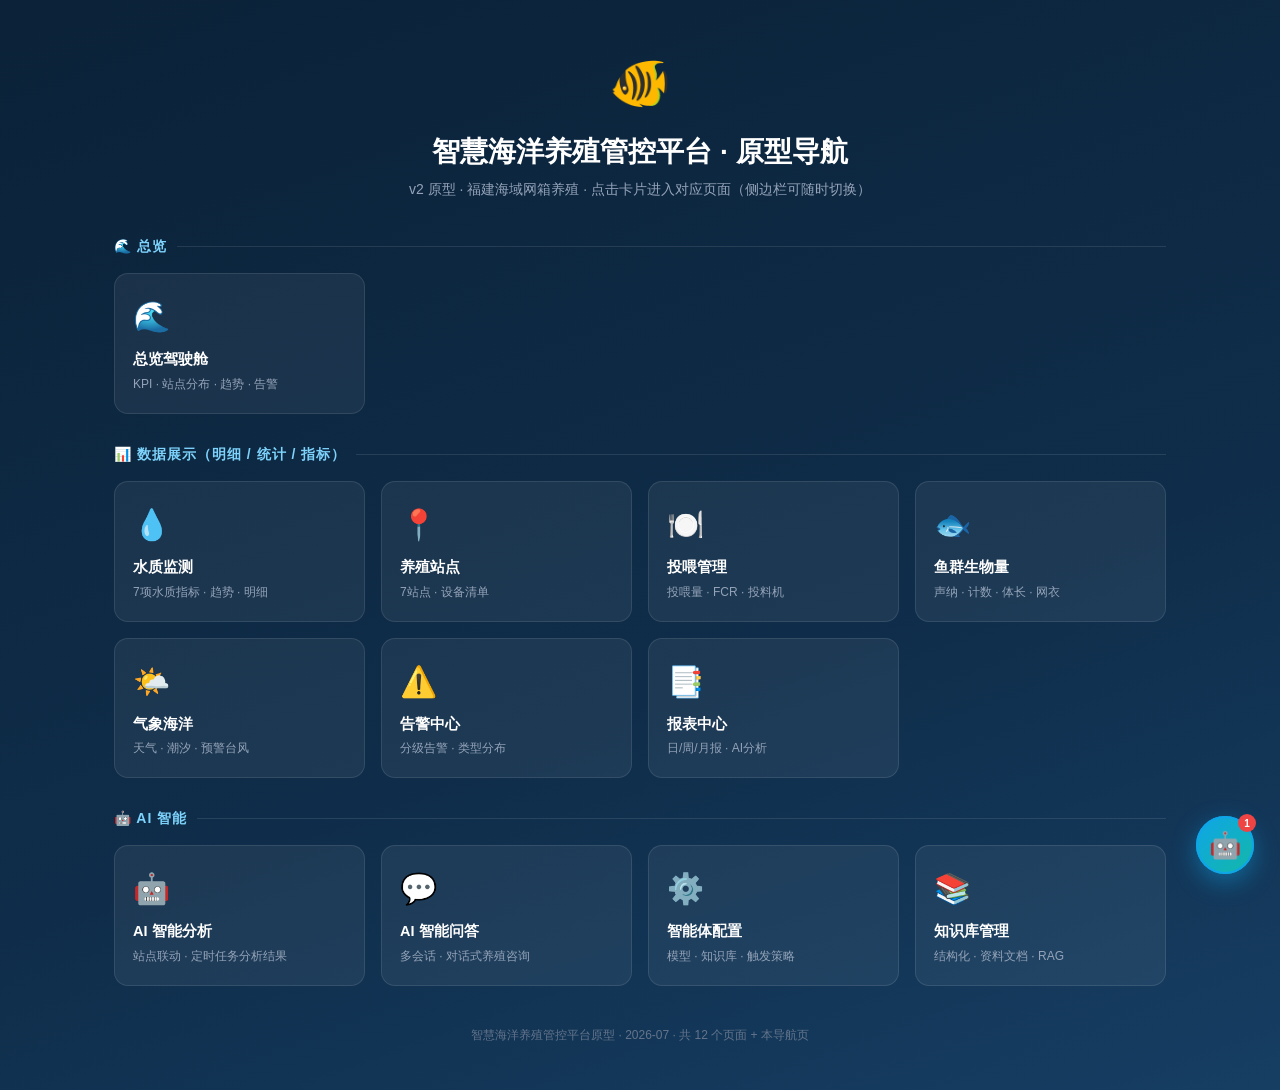
<file: index.html>
<!DOCTYPE html>
<html lang="zh-CN">
<head>
<meta charset="utf-8">
<title>智慧海洋养殖管控平台 · 原型</title>
<meta http-equiv="refresh" content="0; url=prototype/导航.html">
<script>location.replace('prototype/导航.html');</script>
</head>
<body style="font-family:sans-serif;text-align:center;padding:40px">
  正在打开原型… 如未自动跳转，<a href="prototype/导航.html">点这里</a>
</body>
</html>
</file>
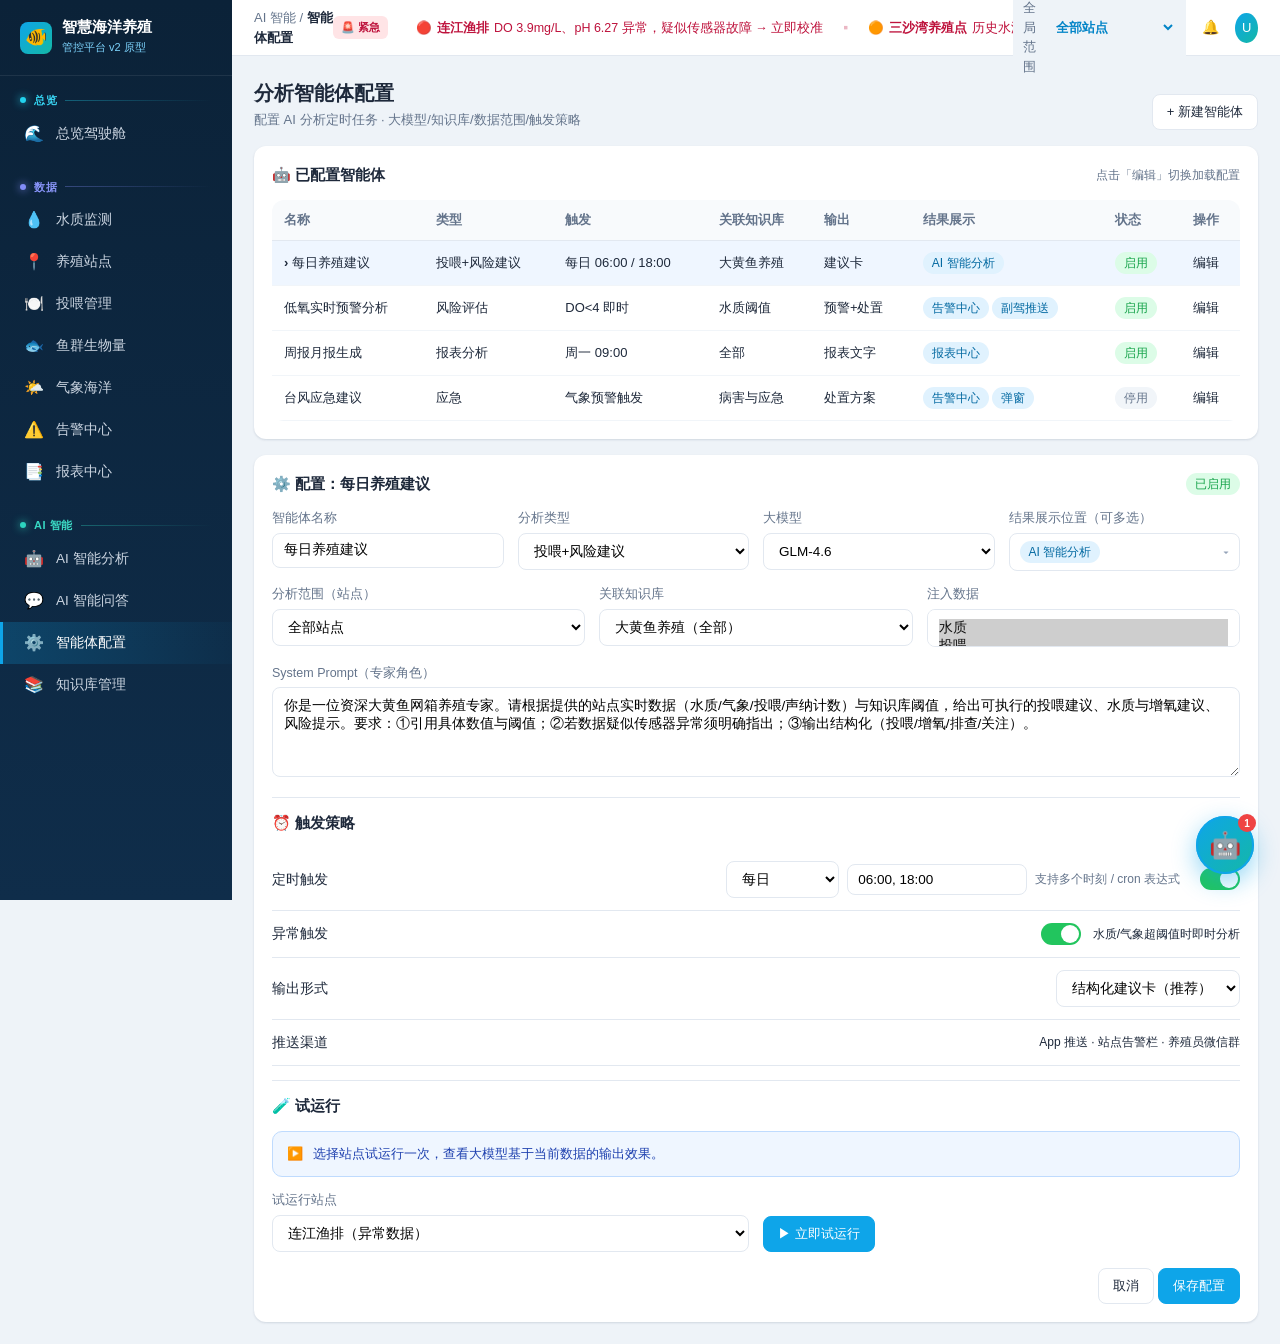
<file: prototype/agent.html>
<!DOCTYPE html>
<html lang="zh-CN">
<head>
<meta charset="utf-8"><meta name="viewport" content="width=device-width,initial-scale=1">
<title>智能体配置 - 智慧海洋养殖管控平台</title>
<link rel="stylesheet" href="assets/style.css">
</head>
<body>
<div class="layout">
  <aside class="sidebar" id="sidebar"></aside>
  <div class="main">
    <header class="topbar" id="topbar"></header>
    <div class="content">

      <div class="page-head">
        <div><h1>分析智能体配置</h1><p>配置 AI 分析定时任务 · 大模型/知识库/数据范围/触发策略</p></div>
        <div><button class="btn" onclick="addAgent()">+ 新建智能体</button></div>
      </div>

      <!-- 智能体列表 -->
      <div class="card mb">
        <div class="card-h"><h3>🤖 已配置智能体</h3><span class="small muted">点击「编辑」切换加载配置</span></div>
        <div class="tbl-wrap"><table>
          <tr><th>名称</th><th>类型</th><th>触发</th><th>关联知识库</th><th>输出</th><th>结果展示</th><th>状态</th><th>操作</th></tr>
          <tbody id="agentList"></tbody>
        </table></div>
      </div>

      <!-- 配置表单 -->
      <div class="card">
        <div class="card-h"><h3 id="formTitle">⚙️ 配置：每日养殖建议</h3><span class="tag green" id="formStatus">已启用</span></div>

        <div class="form-row">
          <div class="field"><label>智能体名称</label><input class="input" id="f_name" value="每日养殖建议"></div>
          <div class="field"><label>分析类型</label><select class="select" id="f_type" onchange="toggleCustomType()"><option>投喂+风险建议</option><option>风险评估</option><option>报表分析</option><option>应急</option><option>仅投喂建议</option><option>自定义…</option></select></div>
          <div class="field"><label>大模型</label><select class="select" id="f_model"><option>GLM-4.6</option><option>通义千问</option><option>DeepSeek-V3</option><option>文心一言</option></select></div>
          <div class="field"><label>结果展示位置（可多选）</label>
            <div class="msel" id="f_display">
              <div class="msel-box" onclick="toggleMsel('f_display')">
                <span class="msel-tags" id="f_display_tags"></span><span class="msel-arrow">▾</span>
              </div>
              <div class="msel-panel" id="f_display_panel">
                <label><input type="checkbox" value="AI 智能分析"> AI 智能分析</label>
                <label><input type="checkbox" value="告警中心"> 告警中心</label>
                <label><input type="checkbox" value="报表中心"> 报表中心</label>
                <label><input type="checkbox" value="AI 智能问答"> AI 智能问答</label>
                <label><input type="checkbox" value="副驾推送"> 副驾推送</label>
                <label><input type="checkbox" value="弹窗"> 弹窗</label>
              </div>
            </div>
          </div>
        </div>

        <div class="form-row" id="customTypeRow" style="display:none">
          <div class="field"><label>自定义类型名称</label><input class="input" id="f_type_custom" placeholder="如：赤潮风险评估"></div>
        </div>

        <div class="form-row">
          <div class="field"><label>分析范围（站点）</label><select class="select" id="f_scope"><option>全部站点</option><option>仅异常站点</option><option>指定站点…</option></select></div>
          <div class="field"><label>关联知识库</label><select class="select" id="f_kb"><option>大黄鱼养殖（全部）</option><option>仅水质阈值</option><option>仅投喂经验</option><option>病害与应急</option></select></div>
          <div class="field"><label>注入数据</label><select class="select" multiple size="1" style="height:38px"><option selected>水质</option><option selected>投喂</option><option selected>气象</option><option selected>声纳计数</option></select></div>
        </div>

        <div class="field"><label>System Prompt（专家角色）</label>
          <textarea class="input" id="f_prompt" style="height:90px;font-family:inherit"></textarea>
        </div>

        <hr>
        <div class="card-h"><h3>⏰ 触发策略</h3></div>
        <div class="row-line"><div>定时触发</div>
          <div style="display:flex;align-items:center;gap:10px;justify-content:flex-end">
            <div id="time_cfg" style="display:none;align-items:center;gap:8px">
              <select class="select" id="f_freq" style="width:auto"><option>每日</option><option>每周</option><option>每月</option><option>每小时</option><option>自定义cron</option></select>
              <input class="input" id="f_times" placeholder="如 06:00, 18:00" style="width:180px;padding:7px 10px">
              <span class="small muted">支持多个时刻 / cron 表达式</span>
            </div>
            <span class="small muted" id="sw_time_t">未启用</span>
            <span class="switch" id="sw_time"></span>
          </div>
        </div>
        <div class="row-line"><div>异常触发</div><div style="display:flex;align-items:center;gap:12px"><span class="switch" id="sw_alert"></span><span class="small" id="sw_alert_t">—</span></div></div>
        <div class="row-line"><div>输出形式</div><div><select class="select" id="f_output" style="width:auto"><option>结构化建议卡（推荐）</option><option>纯文本</option><option>JSON</option></select></div></div>
        <div class="row-line"><div>推送渠道</div><div class="small">App 推送 · 站点告警栏 · 养殖员微信群</div></div>

        <hr>
        <div class="card-h"><h3>🧪 试运行</h3></div>
        <div class="note blue"><span>▶️</span><div>选择站点试运行一次，查看大模型基于当前数据的输出效果。</div></div>
        <div class="form-row">
          <div class="field"><label>试运行站点</label><select class="select"><option>连江渔排（异常数据）</option><option>三沙湾养殖点</option></select></div>
          <div class="field" style="display:flex;align-items:flex-end"><button class="btn primary" onclick="trialRun()">▶ 立即试运行</button></div>
        </div>

        <div class="right mt"><button class="btn">取消</button> <button class="btn primary">保存配置</button></div>
      </div>

    </div>
  </div>
</div>
<script src="assets/nav.js"></script>
<script>
document.getElementById('topbar').innerHTML = topbar(['AI 智能','智能体配置']);
document.querySelectorAll('.switch').forEach(s=>s.addEventListener('click',()=>s.classList.toggle('on')));

/* 智能体数据 + 编辑切换 */
const AGENTS = [
  {name:'每日养殖建议', type:'投喂+风险建议', model:'GLM-4.6', scope:'全部站点', kb:'大黄鱼养殖（全部）',
   timeOn:true, freq:'每日', times:'06:00, 18:00', alertOn:true, alertText:'水质/气象超阈值时即时分析',
   output:'结构化建议卡（推荐）', displays:['AI 智能分析'], enabled:true, listTrig:'每日 06:00 / 18:00', listKb:'大黄鱼养殖', listOut:'建议卡',
   prompt:'你是一位资深大黄鱼网箱养殖专家。请根据提供的站点实时数据（水质/气象/投喂/声纳计数）与知识库阈值，给出可执行的投喂建议、水质与增氧建议、风险提示。要求：①引用具体数值与阈值；②若数据疑似传感器异常须明确指出；③输出结构化（投喂/增氧/排查/关注）。'},
  {name:'低氧实时预警分析', type:'风险评估', model:'GLM-4.6', scope:'全部站点', kb:'仅水质阈值',
   timeOn:false, freq:'每日', times:'', alertOn:true, alertText:'任一站点 DO<4mg/L 时即时触发',
   output:'结构化建议卡（推荐）', displays:['告警中心','副驾推送'], enabled:true, listTrig:'DO<4 即时', listKb:'水质阈值', listOut:'预警+处置',
   prompt:'你是一位水产养殖溶氧风险专家。当任一站点溶解氧低于阈值时，结合水温/天气/潮汐与历史 DO 曲线，判断低氧成因与泛塘风险，输出：风险等级、增氧措施、投喂调整、巡检建议。务必区分"传感器故障"与"真实低氧"。'},
  {name:'周报月报生成', type:'报表分析', model:'DeepSeek-V3', scope:'全部站点', kb:'大黄鱼养殖（全部）',
   timeOn:true, freq:'每周', times:'周一 09:00', alertOn:false, alertText:'—',
   output:'纯文本', displays:['报表中心'], enabled:true, listTrig:'周一 09:00', listKb:'全部', listOut:'报表文字',
   prompt:'你是一位养殖数据分析师。根据周/月汇总数据（水质/投喂/生物量/告警），生成结构化报表文字分析，包括：总体表现、重点问题、对比变化、下周/下月关注事项。语言简练、数据具体。'},
  {name:'台风应急建议', type:'应急', model:'GLM-4.6', scope:'仅异常站点', kb:'病害与应急',
   timeOn:false, freq:'自定义cron', times:'', alertOn:true, alertText:'气象发布台风/大浪预警时触发',
   output:'结构化建议卡（推荐）', displays:['告警中心','弹窗'], enabled:false, listTrig:'气象预警触发', listKb:'病害与应急', listOut:'处置方案',
   prompt:'你是一位海上养殖防灾专家。当气象发布台风/大浪/风暴潮预警时，结合站点位置、潮汐、生物量，输出分级应急方案：加固、降低水位、提前起捕、人员撤离等，并给出时间窗口。'},
];
let activeAgent = 0;

function renderList(){
  document.getElementById('agentList').innerHTML = AGENTS.map((a,i)=>`
    <tr style="cursor:pointer;${i===activeAgent?'background:#eff6ff':''}" onclick="editAgent(${i})">
      <td>${i===activeAgent?'<b>›</b> ':''}${a.name}</td>
      <td>${a.type}</td><td>${a.listTrig}</td><td>${a.listKb}</td><td>${a.listOut}</td><td>${a.displays.map(d=>'<span class="tag blue" style="margin-right:3px">'+d+'</span>').join('')}</td>
      <td><span class="tag ${a.enabled?'green':'gray'}">${a.enabled?'启用':'停用'}</span></td>
      <td><span class="more" onclick="event.stopPropagation();editAgent(${i})">编辑</span></td>
    </tr>`).join('');
}

function editAgent(i){
  activeAgent = i;
  const a = AGENTS[i];
  document.getElementById('formTitle').textContent = '⚙️ 配置：' + a.name;
  const st = document.getElementById('formStatus');
  st.textContent = a.enabled ? '已启用' : '已停用';
  st.className = 'tag ' + (a.enabled ? 'green' : 'gray');
  document.getElementById('f_name').value = a.name;
  document.getElementById('f_type').value = a.type;
  document.getElementById('f_model').value = a.model;
  document.getElementById('f_scope').value = a.scope;
  document.getElementById('f_kb').value = a.kb;
  document.getElementById('f_prompt').value = a.prompt;
  document.getElementById('f_output').value = a.output;
  // 结果展示位置多选回填
  document.querySelectorAll('#f_display_panel input').forEach(cb=>{ cb.checked = a.displays.includes(cb.value); });
  syncMsel('f_display');
  document.getElementById('f_freq').value = a.freq;
  document.getElementById('f_times').value = a.times;
  if(a.name==='每日养殖建议') persistSchedule();   // 同步到 AI 智能分析的“场次”
  document.getElementById('sw_time').classList.toggle('on', a.timeOn);
  syncTimeCfg();
  document.getElementById('sw_alert').classList.toggle('on', a.alertOn);
  document.getElementById('sw_alert_t').textContent = a.alertOn ? a.alertText : '未启用';
  renderList();
  document.querySelector('.main .content').scrollIntoView({behavior:'smooth',block:'start'});
}
/* 定时开关 → 显隐可配置项 */
function syncTimeCfg(){
  const on = document.getElementById('sw_time').classList.contains('on');
  document.getElementById('time_cfg').style.display = on ? 'flex' : 'none';
  document.getElementById('sw_time_t').textContent = on ? '' : '未启用';
}
/* 分析类型 = 自定义 → 显隐自定义名称输入 */
function toggleCustomType(){
  const custom = document.getElementById('f_type').value === '自定义…';
  document.getElementById('customTypeRow').style.display = custom ? 'flex' : 'none';
}
/* “每日养殖建议”智能体的定时时刻 → 同步到 AI 智能分析的“场次”选项（localStorage 共享） */
function persistSchedule(){
  if(!AGENTS[activeAgent] || AGENTS[activeAgent].name!=='每日养殖建议') return;
  const raw=document.getElementById('f_times').value||'';
  const times=raw.split(/[,，\s]+/).map(s=>s.trim()).filter(Boolean);
  localStorage.setItem('advSchedule', JSON.stringify(times.length?times:['06:00','18:00']));
}
document.getElementById('f_times').addEventListener('input', persistSchedule);
/* 多选下拉框 */
function toggleMsel(id){
  const p=document.getElementById(id+'_panel');
  document.querySelectorAll('.msel-panel.open').forEach(x=>{ if(x!==p) x.classList.remove('open'); });
  p.classList.toggle('open');
}
function syncMsel(id){
  const sel=[...document.querySelectorAll('#'+id+'_panel input')].filter(c=>c.checked).map(c=>c.value);
  const tags=document.getElementById(id+'_tags');
  tags.innerHTML = sel.length ? sel.map(s=>'<span class="tag blue">'+s+'</span>').join('') : '<span class="ph">选择…</span>';
}
document.querySelectorAll('.msel-panel input').forEach(c=>c.addEventListener('change',()=>syncMsel(c.closest('.msel').id)));
document.addEventListener('click',e=>{ if(!e.target.closest('.msel')) document.querySelectorAll('.msel-panel.open').forEach(p=>p.classList.remove('open')); });
document.getElementById('sw_time').addEventListener('click', syncTimeCfg);
renderList();
editAgent(0);
function addAgent(){
  const body=`<div class="form-row">
    <div class="field"><label>智能体名称 *</label><input class="input" placeholder="如：低氧实时预警分析"></div>
    <div class="field"><label>分析类型</label><select class="select"><option>投喂+风险建议</option><option>风险评估</option><option>报表分析</option><option>应急</option><option>仅投喂建议</option><option>自定义…</option></select></div>
    <div class="field"><label>大模型</label><select class="select"><option>GLM-4.6</option><option>通义千问</option><option>DeepSeek-V3</option></select></div>
  </div>
  <div class="form-row">
    <div class="field"><label>关联知识库</label><select class="select"><option>大黄鱼养殖（全部）</option><option>仅水质阈值</option><option>仅投喂经验</option></select></div>
    <div class="field"><label>分析范围</label><select class="select"><option>全部站点</option><option>仅异常站点</option></select></div>
    <div class="field"><label>结果展示位置（可多选）</label>
      <div class="msel" id="m_display">
        <div class="msel-box" onclick="toggleMsel('m_display')">
          <span class="msel-tags" id="m_display_tags"><span class="tag blue">AI 智能分析</span></span><span class="msel-arrow">▾</span>
        </div>
        <div class="msel-panel" id="m_display_panel">
          <label><input type="checkbox" value="AI 智能分析" checked onchange="syncMsel('m_display')"> AI 智能分析</label>
          <label><input type="checkbox" value="告警中心" onchange="syncMsel('m_display')"> 告警中心</label>
          <label><input type="checkbox" value="报表中心" onchange="syncMsel('m_display')"> 报表中心</label>
          <label><input type="checkbox" value="AI 智能问答" onchange="syncMsel('m_display')"> AI 智能问答</label>
          <label><input type="checkbox" value="副驾推送" onchange="syncMsel('m_display')"> 副驾推送</label>
          <label><input type="checkbox" value="弹窗" onchange="syncMsel('m_display')"> 弹窗</label>
        </div>
      </div>
    </div>
  </div>
  <div class="form-row">
    <div class="field"><label>触发方式</label><select class="select"><option>定时</option><option>异常触发</option><option>定时+异常</option></select></div>
  </div>
  <div class="field"><label>System Prompt</label><textarea class="input" style="height:80px" placeholder="你是一位资深大黄鱼养殖专家…"></textarea></div>`;
  openModal('+ 新建智能体', body, {width:640, saveText:'创建并启用'});
}
function trialRun(){
  const body=`<div style="padding:10px 4px">
    <div style="display:flex;align-items:center;gap:10px;color:#0284c7"><span style="font-size:20px">▶️</span><b>试运行：连江渔排（异常数据）</b></div>
    <div style="height:6px;background:#f1f5f9;border-radius:4px;margin:12px 0;overflow:hidden"><div style="height:100%;width:100%;background:linear-gradient(90deg,#0ea5e9,#14b8a6)"></div></div>
    <div class="small muted">大模型输出（结构化建议卡）：</div>
    <div class="bubble" style="background:#f8fafc;border-radius:10px;padding:12px;margin-top:6px;font-size:13px;line-height:1.7">
      ⚠️ <b>连江渔排 DO 3.9/pH 6.27</b>，与邻站背离，疑似传感器故障。<br>
      <b>投喂</b>：暂停；<b>增氧</b>：夜间开启；<b>排查</b>：校准 pH/DO 传感器。
    </div>
    <div class="ok small mt">✅ 试运行成功 · 可保存配置后启用</div>
  </div>`;
  openModal('试运行结果', body, {width:480, saveText:'我已了解'});
}
</script>
</body>
</html>
</file>
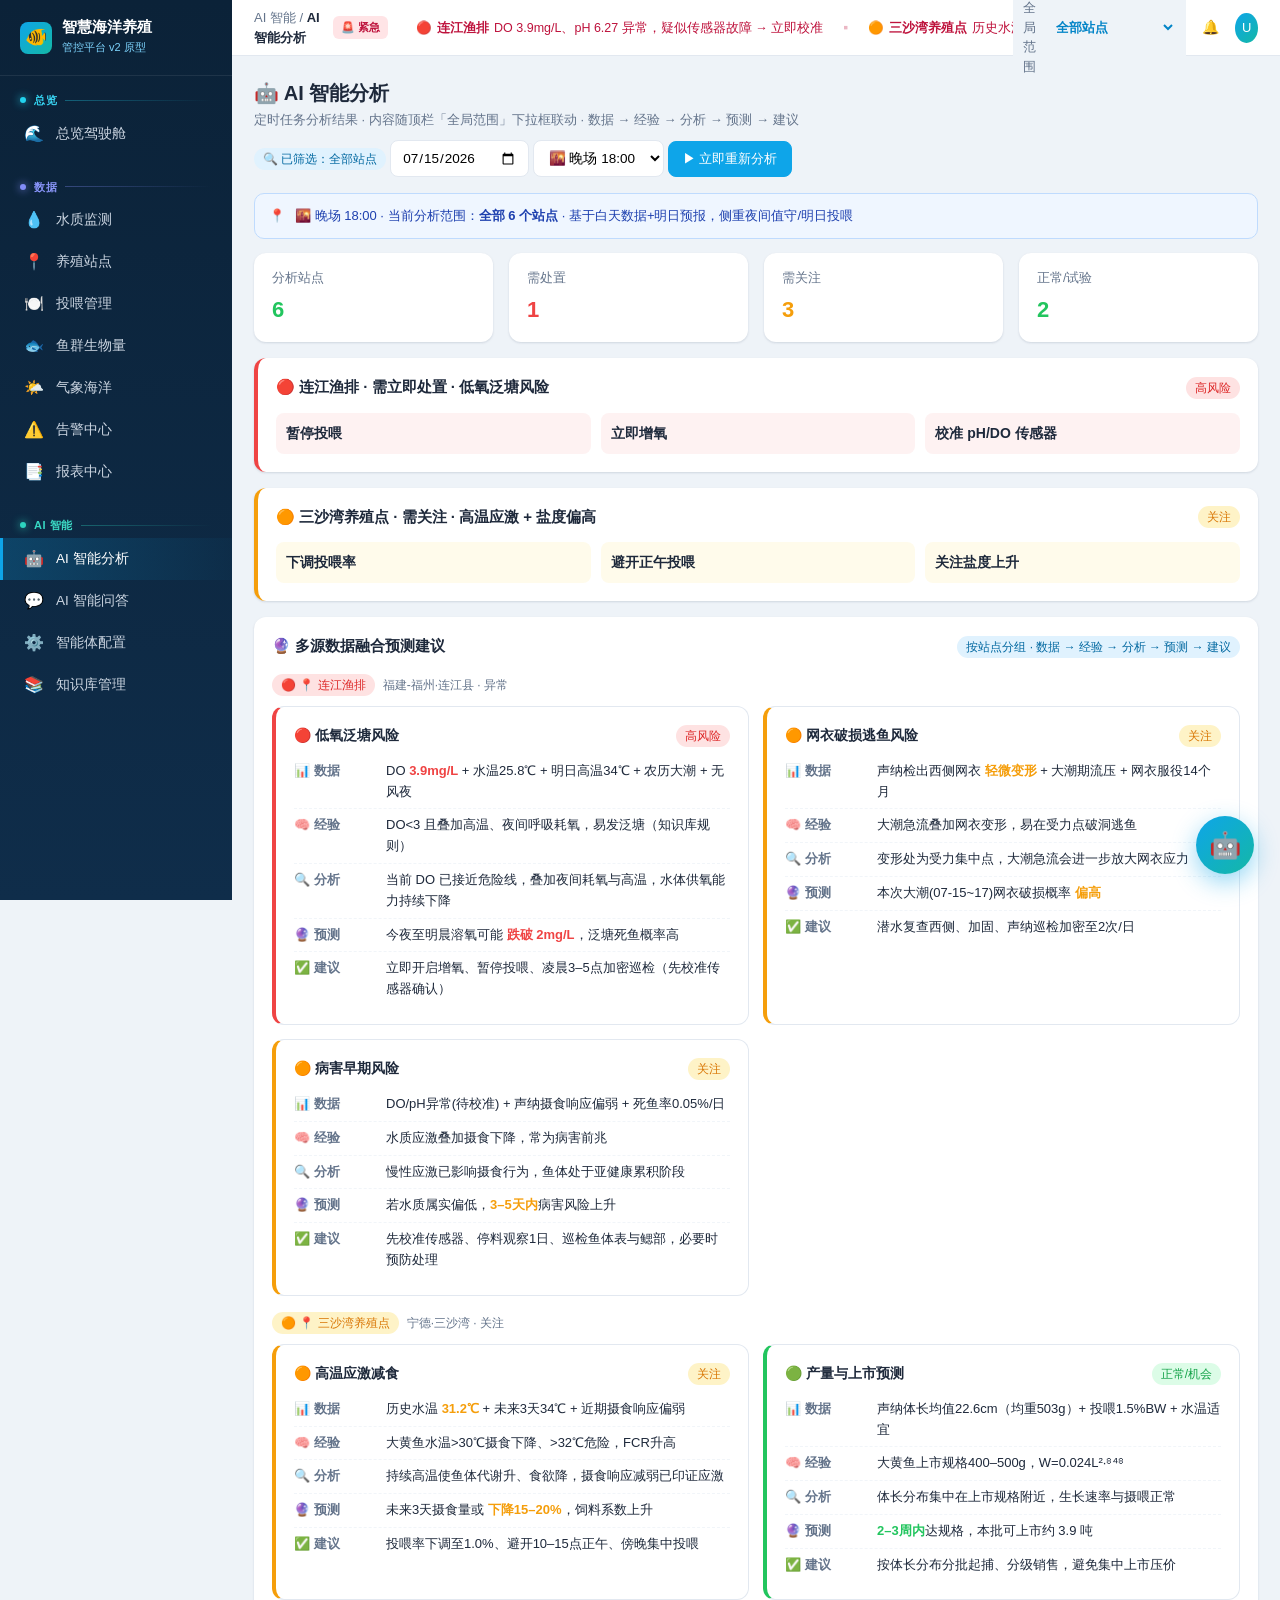
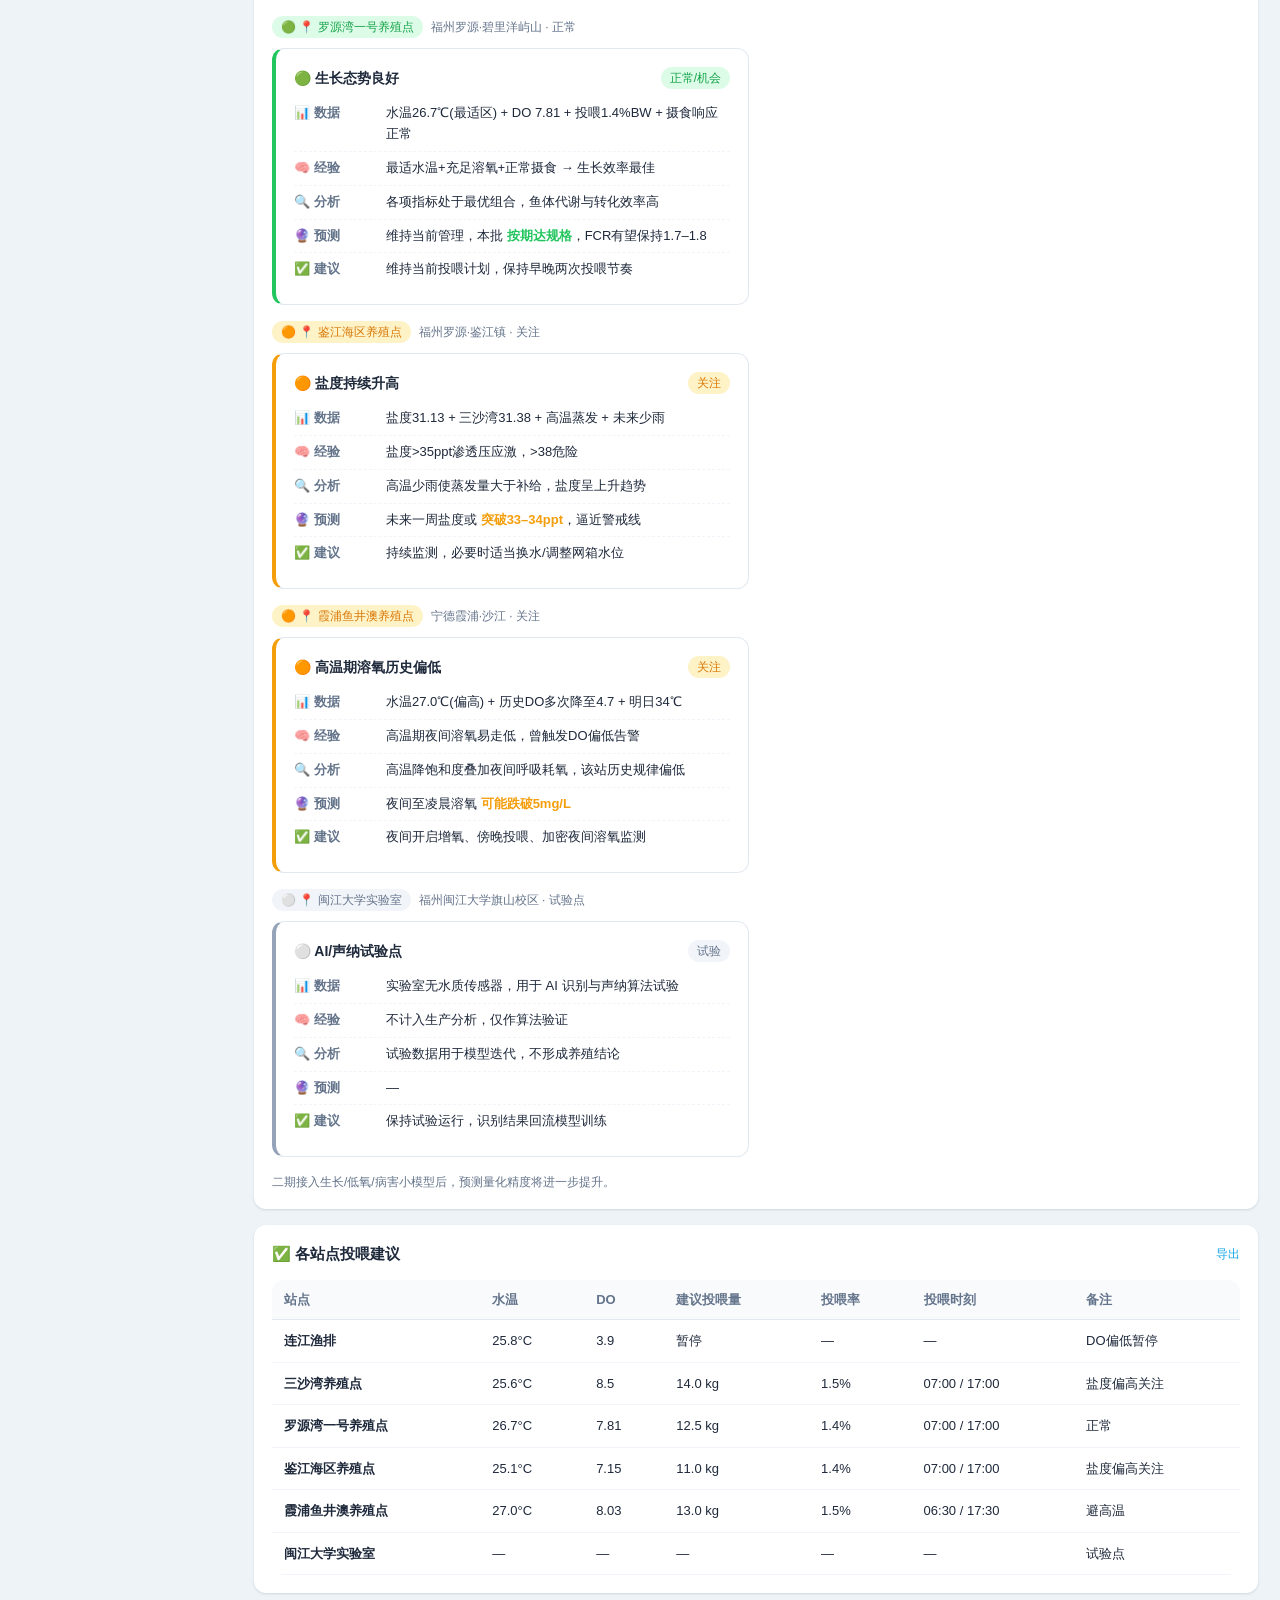
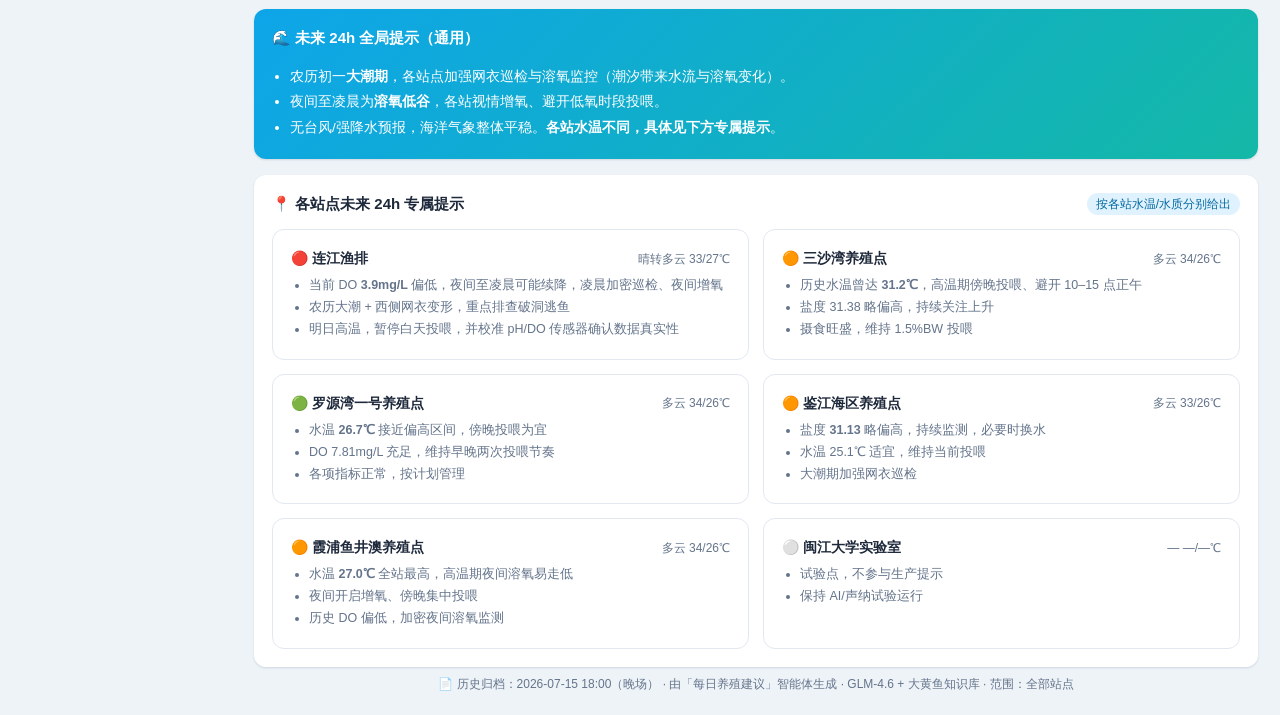
<file: prototype/ai-advice.html>
<!DOCTYPE html>
<html lang="zh-CN">
<head>
<meta charset="utf-8"><meta name="viewport" content="width=device-width,initial-scale=1">
<title>AI 智能分析 - 智慧海洋养殖管控平台</title>
<link rel="stylesheet" href="assets/style.css">
</head>
<body>
<div class="layout">
  <aside class="sidebar" id="sidebar"></aside>
  <div class="main">
    <header class="topbar" id="topbar"></header>
    <div class="content" id="root">

      <div class="page-head">
        <div>
          <h1>🤖 AI 智能分析</h1>
          <p>定时任务分析结果 · 内容随顶栏「全局范围」下拉框联动 · 数据 → 经验 → 分析 → 预测 → 建议</p>
        </div>
        <div>
          <span class="tag blue" data-scope-chip>🔍 已筛选：全部站点</span>
          <input type="date" class="select" style="width:auto" id="advDate" value="2026-07-15" title="选择日期">
          <select class="select" style="width:auto" id="advBatch" title="场次（来自“每日养殖建议”智能体定时触发）"></select>
          <button class="btn primary" onclick="reanalyze()">▶ 立即重新分析</button>
        </div>
      </div>

      <!-- 范围条 -->
      <div class="note blue" id="scopeBar"><span>📍</span><div id="scopeText"></div></div>

      <!-- KPI（动态） -->
      <div class="grid kpis" id="kpis"></div>

      <!-- 内容容器 -->
      <div id="advBody"></div>

      <div class="small muted center" id="advFoot" style="padding:8px 0 0"></div>

    </div>
  </div>
</div>
<script src="assets/nav.js"></script>
<script>
document.getElementById('topbar').innerHTML = topbar(['AI 智能','AI 智能分析']);
const $ = id => document.getElementById(id);

/* ===== 各站点分析数据（数据驱动，便于站点联动） ===== */
const TONE = {
  red:{c:'#ef4444',i:'🔴',l:'高风险',x:'red'},
  amber:{c:'#f59e0b',i:'🟠',l:'关注',x:'amber'},
  green:{c:'#22c55e',i:'🟢',l:'正常/机会',x:'green'},
  gray:{c:'#94a3b8',i:'⚪',l:'试验',x:'gray'},
};
function hl(t,tone){ const cls={red:'hl',amber:'hl-a',green:'hl-g'}[tone]||'hl'; return `<span class="${cls}">${t}</span>`; }

const SITES = {
  '连江渔排':{
    status:'red', tag:'异常', region:'福建-福州·连江县',
    kpi:[['水温','25.8°C','green'],['溶解氧','3.9 mg/L','red'],['盐度','30.65 ppt','green'],['今日投喂','暂停','red']],
    banner:{tone:'red',title:'需立即处置 · 低氧泛塘风险',a:['暂停投喂','立即增氧','校准 pH/DO 传感器']},
    cards:[
      {tone:'red',title:'低氧泛塘风险',rows:[
        ['📊 数据','DO '+hl('3.9mg/L','red')+' + 水温25.8℃ + 明日高温34℃ + 农历大潮 + 无风夜'],
        ['🧠 经验','DO<3 且叠加高温、夜间呼吸耗氧，易发泛塘（知识库规则）'],
        ['🔍 分析','当前 DO 已接近危险线，叠加夜间耗氧与高温，水体供氧能力持续下降'],
        ['🔮 预测','今夜至明晨溶氧可能 '+hl('跌破 2mg/L','red')+'，泛塘死鱼概率高'],
        ['✅ 建议','立即开启增氧、暂停投喂、凌晨3–5点加密巡检（先校准传感器确认）']]},
      {tone:'amber',title:'网衣破损逃鱼风险',rows:[
        ['📊 数据','声纳检出西侧网衣 '+hl('轻微变形','amber')+' + 大潮期流压 + 网衣服役14个月'],
        ['🧠 经验','大潮急流叠加网衣变形，易在受力点破洞逃鱼'],
        ['🔍 分析','变形处为受力集中点，大潮急流会进一步放大网衣应力'],
        ['🔮 预测','本次大潮(07-15~17)网衣破损概率 '+hl('偏高','amber')],
        ['✅ 建议','潜水复查西侧、加固、声纳巡检加密至2次/日']]},
      {tone:'amber',title:'病害早期风险',rows:[
        ['📊 数据','DO/pH异常(待校准) + 声纳摄食响应偏弱 + 死鱼率0.05%/日'],
        ['🧠 经验','水质应激叠加摄食下降，常为病害前兆'],
        ['🔍 分析','慢性应激已影响摄食行为，鱼体处于亚健康累积阶段'],
        ['🔮 预测','若水质属实偏低，'+hl('3–5天内','amber')+'病害风险上升'],
        ['✅ 建议','先校准传感器、停料观察1日、巡检鱼体表与鳃部，必要时预防处理']]},
    ],
    feed:['25.8°C','3.9','暂停','—','—','DO偏低暂停'],
  },
  '三沙湾养殖点':{
    status:'amber', tag:'关注', region:'宁德·三沙湾',
    kpi:[['水温','25.6°C','green'],['溶解氧','8.5 mg/L','green'],['盐度','31.38 ppt','amber'],['今日投喂','14.0 kg','green']],
    banner:{tone:'amber',title:'需关注 · 高温应激 + 盐度偏高',a:['下调投喂率','避开正午投喂','关注盐度上升']},
    cards:[
      {tone:'amber',title:'高温应激减食',rows:[
        ['📊 数据','历史水温 '+hl('31.2℃','amber')+' + 未来3天34℃ + 近期摄食响应偏弱'],
        ['🧠 经验','大黄鱼水温>30℃摄食下降、>32℃危险，FCR升高'],
        ['🔍 分析','持续高温使鱼体代谢升、食欲降，摄食响应减弱已印证应激'],
        ['🔮 预测','未来3天摄食量或 '+hl('下降15–20%','amber')+'，饲料系数上升'],
        ['✅ 建议','投喂率下调至1.0%、避开10–15点正午、傍晚集中投喂']]},
      {tone:'green',title:'产量与上市预测',rows:[
        ['📊 数据','声纳体长均值22.6cm（均重503g）+ 投喂1.5%BW + 水温适宜'],
        ['🧠 经验','大黄鱼上市规格400–500g，W=0.024L²·⁸⁴⁸'],
        ['🔍 分析','体长分布集中在上市规格附近，生长速率与摄喂正常'],
        ['🔮 预测',hl('2–3周内','green')+'达规格，本批可上市约 3.9 吨'],
        ['✅ 建议','按体长分布分批起捕、分级销售，避免集中上市压价']]},
    ],
    feed:['25.6°C','8.5','14.0 kg','1.5%','07:00 / 17:00','盐度偏高关注'],
  },
  '鉴江海区养殖点':{
    status:'amber', tag:'关注', region:'福州罗源·鉴江镇',
    kpi:[['水温','25.1°C','green'],['溶解氧','7.15 mg/L','green'],['盐度','31.13 ppt','amber'],['今日投喂','11.0 kg','green']],
    cards:[
      {tone:'amber',title:'盐度持续升高',rows:[
        ['📊 数据','盐度31.13 + 三沙湾31.38 + 高温蒸发 + 未来少雨'],
        ['🧠 经验','盐度>35ppt渗透压应激，>38危险'],
        ['🔍 分析','高温少雨使蒸发量大于补给，盐度呈上升趋势'],
        ['🔮 预测','未来一周盐度或 '+hl('突破33–34ppt','amber')+'，逼近警戒线'],
        ['✅ 建议','持续监测，必要时适当换水/调整网箱水位']]},
    ],
    feed:['25.1°C','7.15','11.0 kg','1.4%','07:00 / 17:00','盐度偏高关注'],
  },
  '罗源湾一号养殖点':{
    status:'green', tag:'正常', region:'福州罗源·碧里洋屿山',
    kpi:[['水温','26.7°C','green'],['溶解氧','7.81 mg/L','green'],['盐度','29.28 ppt','green'],['今日投喂','12.5 kg','green']],
    cards:[
      {tone:'green',title:'生长态势良好',rows:[
        ['📊 数据','水温26.7℃(最适区) + DO 7.81 + 投喂1.4%BW + 摄食响应正常'],
        ['🧠 经验','最适水温+充足溶氧+正常摄食 → 生长效率最佳'],
        ['🔍 分析','各项指标处于最优组合，鱼体代谢与转化效率高'],
        ['🔮 预测','维持当前管理，本批 '+hl('按期达规格','green')+'，FCR有望保持1.7–1.8'],
        ['✅ 建议','维持当前投喂计划，保持早晚两次投喂节奏']]},
    ],
    feed:['26.7°C','7.81','12.5 kg','1.4%','07:00 / 17:00','正常'],
  },
  '霞浦鱼井澳养殖点':{
    status:'amber', tag:'关注', region:'宁德霞浦·沙江',
    kpi:[['水温','27.0°C','amber'],['溶解氧','8.03 mg/L','green'],['盐度','29.38 ppt','green'],['今日投喂','13.0 kg','green']],
    cards:[
      {tone:'amber',title:'高温期溶氧历史偏低',rows:[
        ['📊 数据','水温27.0℃(偏高) + 历史DO多次降至4.7 + 明日34℃'],
        ['🧠 经验','高温期夜间溶氧易走低，曾触发DO偏低告警'],
        ['🔍 分析','高温降饱和度叠加夜间呼吸耗氧，该站历史规律偏低'],
        ['🔮 预测','夜间至凌晨溶氧 '+hl('可能跌破5mg/L','amber')],
        ['✅ 建议','夜间开启增氧、傍晚投喂、加密夜间溶氧监测']]},
    ],
    feed:['27.0°C','8.03','13.0 kg','1.5%','06:30 / 17:30','避高温'],
  },
  '闽江大学实验室':{
    status:'gray', tag:'试验点', region:'福州闽江大学旗山校区',
    kpi:[['水温','—','gray'],['溶解氧','—','gray'],['盐度','—','gray'],['今日投喂','—','gray']],
    cards:[
      {tone:'gray',title:'AI/声纳试验点',rows:[
        ['📊 数据','实验室无水质传感器，用于 AI 识别与声纳算法试验'],
        ['🧠 经验','不计入生产分析，仅作算法验证'],
        ['🔍 分析','试验数据用于模型迭代，不形成养殖结论'],
        ['🔮 预测','—'],
        ['✅ 建议','保持试验运行，识别结果回流模型训练']]},
    ],
    feed:['—','—','—','—','—','试验点'],
  },
};
const ORDER = ['连江渔排','三沙湾养殖点','罗源湾一号养殖点','鉴江海区养殖点','霞浦鱼井澳养殖点','闽江大学实验室'];

/* 各站点未来 24h 专属提示（按各站实际水温/水质分别给出） */
const TIP24 = {
  '连江渔排':{w:'晴转多云',hi:'33',lo:'27',tips:[
    '当前 DO <b>3.9mg/L</b> 偏低，夜间至凌晨可能续降，凌晨加密巡检、夜间增氧',
    '农历大潮 + 西侧网衣变形，重点排查破洞逃鱼',
    '明日高温，暂停白天投喂，并校准 pH/DO 传感器确认数据真实性']},
  '三沙湾养殖点':{w:'多云',hi:'34',lo:'26',tips:[
    '历史水温曾达 <b>31.2℃</b>，高温期傍晚投喂、避开 10–15 点正午',
    '盐度 31.38 略偏高，持续关注上升',
    '摄食旺盛，维持 1.5%BW 投喂']},
  '罗源湾一号养殖点':{w:'多云',hi:'34',lo:'26',tips:[
    '水温 <b>26.7℃</b> 接近偏高区间，傍晚投喂为宜',
    'DO 7.81mg/L 充足，维持早晚两次投喂节奏',
    '各项指标正常，按计划管理']},
  '鉴江海区养殖点':{w:'多云',hi:'33',lo:'26',tips:[
    '盐度 <b>31.13</b> 略偏高，持续监测，必要时换水',
    '水温 25.1℃ 适宜，维持当前投喂',
    '大潮期加强网衣巡检']},
  '霞浦鱼井澳养殖点':{w:'多云',hi:'34',lo:'26',tips:[
    '水温 <b>27.0℃</b> 全站最高，高温期夜间溶氧易走低',
    '夜间开启增氧、傍晚集中投喂',
    '历史 DO 偏低，加密夜间溶氧监测']},
  '闽江大学实验室':{w:'—',hi:'—',lo:'—',tips:[
    '试验点，不参与生产提示',
    '保持 AI/声纳试验运行']},
};

/* ===== 早场（06:00）数据：基于夜间至黎明数据，侧重夜间溶氧/泛塘 + 今日投喂（与晚场 SITES 互补；日期共用） ===== */
const EARLY = {
  '连江渔排':{
    status:'red', tag:'异常', region:'福建-福州·连江县',
    kpi:[['水温','25.5°C','green'],['溶解氧','3.2 mg/L','red'],['盐度','30.65 ppt','green'],['今日投喂','暂停','red']],
    banner:{tone:'red',title:'需立即处置 · 夜间溶氧续降，泛塘高危',a:['立即增氧','暂停投喂','校准 pH/DO 传感器']},
    cards:[
      {tone:'red',title:'夜间泛塘风险',rows:[
        ['📊 数据','DO '+hl('3.2mg/L','red')+'（夜间最低）+ 无风夜 + 农历大潮 + 水温25.5℃'],
        ['🧠 经验','黎明前为溶氧日最低点，DO<3 极易泛塘'],
        ['🔍 分析','夜间无光合产氧、呼吸耗氧累积，DO 跌至日最低且仍在下行'],
        ['🔮 预测','凌晨 5 点前后溶氧可能 '+hl('跌破 2mg/L','red')],
        ['✅ 建议','立即开启增氧、暂停投喂、凌晨加密巡检，先校准传感器确认']]},
      {tone:'amber',title:'病害早期风险',rows:[
        ['📊 数据','DO 持续偏低 + 摄食响应偏弱 + 死鱼率0.05%/日'],
        ['🧠 经验','慢性低氧应激是病害前兆'],
        ['🔍 分析','低氧已持续累积并影响摄食，鱼体免疫承压'],
        ['🔮 预测','若低氧持续，'+hl('3–5天内','amber')+'病害风险上升'],
        ['✅ 建议','先校准传感器、停料观察、巡检鱼体表与鳃部']]},
    ],
    feed:['25.5°C','3.2','暂停','—','—','DO偏低暂停'],
  },
  '三沙湾养殖点':{
    status:'amber', tag:'关注', region:'宁德·三沙湾',
    kpi:[['水温','25.4°C','green'],['溶解氧','6.8 mg/L','amber'],['盐度','31.38 ppt','amber'],['今日投喂','14.0 kg','green']],
    banner:{tone:'amber',title:'需关注 · 夜间溶氧走低',a:['夜间增氧','傍晚已投喂','关注 DO 回升']},
    cards:[
      {tone:'amber',title:'夜间溶氧走低',rows:[
        ['📊 数据','DO '+hl('6.8mg/L','amber')+'（黎明偏低）+ 历史曾降至4.7 + 大潮'],
        ['🧠 经验','夜间藻类/鱼类呼吸耗氧，黎明最低'],
        ['🔍 分析','黎明 DO 已接近偏低区间，该站历史存在夜间走低规律'],
        ['🔮 预测','白天光合回升，但今夜可能 '+hl('再跌破5mg/L','amber')],
        ['✅ 建议','夜间保持增氧、白天正常投喂14kg、加密夜间监测']]},
    ],
    feed:['25.4°C','6.8','14.0 kg','1.5%','07:00 / 17:00','夜间DO关注'],
  },
  '罗源湾一号养殖点':{
    status:'green', tag:'正常', region:'福州罗源·碧里洋屿山',
    kpi:[['水温','26.5°C','green'],['溶解氧','7.2 mg/L','green'],['盐度','29.28 ppt','green'],['今日投喂','12.5 kg','green']],
    cards:[
      {tone:'green',title:'黎明溶氧仍充足',rows:[
        ['📊 数据','黎明 DO 7.2mg/L（仍处安全区）+ 水温26.5℃ + 摄食正常'],
        ['🧠 经验','DO>6 且摄食正常，无需干预'],
        ['🔍 分析','日最低溶氧仍高于安全线，鱼群状态稳定'],
        ['🔮 预测','今日按计划投喂，'+hl('维持良好','green')],
        ['✅ 建议','维持早晚两次投喂12.5kg、节奏不变']]},
    ],
    feed:['26.5°C','7.2','12.5 kg','1.4%','07:00 / 17:00','正常'],
  },
  '鉴江海区养殖点':{
    status:'amber', tag:'关注', region:'福州罗源·鉴江镇',
    kpi:[['水温','25.0°C','green'],['溶解氧','6.9 mg/L','amber'],['盐度','31.13 ppt','amber'],['今日投喂','11.0 kg','green']],
    cards:[
      {tone:'amber',title:'盐度持续升高',rows:[
        ['📊 数据','盐度31.13 + 高温蒸发 + 未来少雨'],
        ['🧠 经验','盐度>35ppt渗透压应激'],
        ['🔍 分析','蒸发大于补给，盐度处于缓慢上升通道'],
        ['🔮 预测','未来一周盐度或 '+hl('突破33–34ppt','amber')],
        ['✅ 建议','持续监测，必要时换水/调整水位']]},
    ],
    feed:['25.0°C','6.9','11.0 kg','1.4%','07:00 / 17:00','盐度偏高'],
  },
  '霞浦鱼井澳养殖点':{
    status:'amber', tag:'关注', region:'宁德霞浦·沙江',
    kpi:[['水温','26.8°C','amber'],['溶解氧','5.8 mg/L','amber'],['盐度','29.38 ppt','green'],['今日投喂','13.0 kg','green']],
    cards:[
      {tone:'amber',title:'夜间溶氧偏低风险',rows:[
        ['📊 数据','黎明 DO '+hl('5.8mg/L','amber')+'（偏低）+ 水温26.8℃偏高 + 历史DO多次走低'],
        ['🧠 经验','高温期夜间溶氧易跌破警戒'],
        ['🔍 分析','高温降饱和度叠加夜间耗氧，黎明已现偏低'],
        ['🔮 预测','今夜至凌晨可能 '+hl('跌破5mg/L','amber')],
        ['✅ 建议','夜间开启增氧、傍晚投喂、加密夜间监测']]},
    ],
    feed:['26.8°C','5.8','13.0 kg','1.5%','06:30 / 17:30','夜间DO偏低'],
  },
  '闽江大学实验室':{
    status:'gray', tag:'试验点', region:'福州闽江大学旗山校区',
    kpi:[['水温','—','gray'],['溶解氧','—','gray'],['盐度','—','gray'],['今日投喂','—','gray']],
    cards:[
      {tone:'gray',title:'AI/声纳试验点',rows:[
        ['📊 数据','实验室无水质传感器，用于 AI 识别与声纳算法试验'],
        ['🧠 经验','不计入生产分析，仅作算法验证'],
        ['🔍 分析','试验数据用于模型迭代，不形成养殖结论'],
        ['🔮 预测','—'],
        ['✅ 建议','保持试验运行，识别结果回流模型训练']]},
    ],
    feed:['—','—','—','—','—','试验点'],
  },
};
const EARLY_TIP = {
  '连江渔排':{w:'今日',hi:'33',lo:'27',tips:['黎明 DO 3.2 严重偏低，白天先暂停投喂，增氧后视恢复少量投喂','校准 pH/DO 传感器确认数据真实性','大潮期继续关注西侧网衣']},
  '三沙湾养殖点':{w:'今日',hi:'34',lo:'26',tips:['黎明 DO 6.8 偏低但白天会回升，按 14kg 正常投喂','盐度略偏高持续关注','避开 10–15 点正午']},
  '罗源湾一号养殖点':{w:'今日',hi:'34',lo:'26',tips:['黎明 DO 7.2 充足，按计划投喂 12.5kg','各项指标正常，维持管理']},
  '鉴江海区养殖点':{w:'今日',hi:'33',lo:'26',tips:['盐度偏高持续监测','正常投喂 11kg']},
  '霞浦鱼井澳养殖点':{w:'今日',hi:'34',lo:'26',tips:['黎明 DO 5.8 偏低，白天回升后傍晚投喂','夜间保持增氧']},
  '闽江大学实验室':{w:'—',hi:'—',lo:'—',tips:['试验点，不参与生产提示']},
};

/* 场次相关读取：SD(name)=当前场次站点数据；tipsOf(name)=当前场次提示 */
function isEarly(){ const v=document.getElementById('advBatch')?.value||'18:00'; return parseInt(v)<12; }
function SD(name){ return isEarly() ? (EARLY[name]||SITES[name]) : SITES[name]; }
function tipsOf(name){ return isEarly() ? (EARLY_TIP[name]||TIP24[name]) : TIP24[name]; }
/* 场次选项 = “每日养殖建议”智能体的定时触发时刻（来自 localStorage，默认 06:00/18:00） */
function buildBatchSel(){
  let times=['06:00','18:00'];
  try{ times = JSON.parse(localStorage.getItem('advSchedule')) || times; }catch(e){}
  if(!times.length) times=['06:00','18:00'];
  const sel=document.getElementById('advBatch');
  sel.innerHTML = times.map(t=>`<option value="${t}">${parseInt(t)<12?'🌅 早场':'🌇 晚场'} ${t}</option>`).join('');
  sel.value = times.find(t=>parseInt(t)>=12) || times[times.length-1];  // 默认晚场
}

/* ===== 渲染 ===== */
function cardHTML(c){
  const t=TONE[c.tone];
  return `<div class="card" style="box-shadow:none;border:1px solid var(--border);border-left:4px solid ${t.c}">
    <div class="card-h" style="margin-bottom:8px"><h3 style="font-size:14px">${t.i} ${c.title}</h3><span class="tag ${t.x}">${t.l}</span></div>
    ${c.rows.map(r=>`<div class="adv-row"><span class="adv-k">${r[0]}</span><span class="adv-v">${r[1]}</span></div>`).join('')}
  </div>`;
}
function kpiHTML(items){
  return items.map(it=>{
    const col={red:'var(--red)',amber:'var(--amber)',green:'var(--green)',gray:'var(--text3)'}[it[2]]||'var(--text)';
    return `<div class="kpi"><div class="lbl">${it[0]}</div><div class="val" style="font-size:22px;color:${col}">${it[1]}</div></div>`;
  }).join('');
}
function bannerHTML(b,site){
  const t=TONE[b.tone];
  return `<div class="card mt" style="border-left:4px solid ${t.c}">
    <div class="card-h"><h3>${t.i} ${site} · ${b.title}</h3><span class="tag ${t.x}">${t.l}</span></div>
    <div class="grid cols-3" style="gap:10px">${b.a.map(x=>`<div style="background:${t.x==='red'?'#fef2f2':t.x==='amber'?'#fffbeb':'#f0fdf4'};padding:10px;border-radius:8px"><b>${x.split('、')[0]}</b></div>`).join('')}</div>
  </div>`;
}
function feedRow(site){
  const f=SD(site).feed;
  return `<tr><td><b>${site}</b></td><td>${f[0]}</td><td>${f[1]}</td><td>${f[2]}</td><td>${f[3]}</td><td>${f[4]}</td><td>${f[5]}</td></tr>`;
}

function render(){
  const scope = window.SITE_CTX || '全部站点';
  const early = isEarly();
  $('scopeText').innerHTML = (early?'🌅 早场 06:00':'🌇 晚场 18:00')+' · '+(scope==='全部站点'
    ? '当前分析范围：<b>全部 6 个站点</b>'
    : `当前分析范围：<b>${scope}</b>（${SD(scope).region}）· <span class="tag ${TONE[SD(scope).status].x}">${SD(scope).tag}</span>`)
    + ' · '+(early?'基于夜间至黎明数据，侧重夜间溶氧/今日投喂':'基于白天数据+明日预报，侧重夜间值守/明日投喂');
  $('advFoot').textContent = `📄 历史归档：${archiveLabel()} · 由「每日养殖建议」智能体生成 · GLM-4.6 + 大黄鱼知识库 · 范围：${scope}`;
  if(scope==='全部站点'){ renderAll(); }
  else { renderSite(scope); }
}

function archiveLabel(){
  const d = document.getElementById('advDate')?.value || '2026-07-15';
  const b = document.getElementById('advBatch')?.value || '18:00';
  return `${d} ${b}（${parseInt(b)<12?'早场':'晚场'}）`;
}

function renderAll(){
  // KPI 汇总（按当前场次统计）
  const red = ORDER.filter(s=>SD(s).status==='red').length;
  const amber = ORDER.filter(s=>SD(s).status==='amber').length;
  const ok = ORDER.filter(s=>['green','gray'].includes(SD(s).status)).length;
  $('kpis').innerHTML = kpiHTML([
    ['分析站点','6','green'],['需处置',String(red),'red'],['需关注',String(amber),'amber'],['正常/试验',String(ok),'green']]);
  let html = '';
  // 重点站点 banner（按场次）
  ORDER.forEach(s=>{ if(SD(s).banner) html += bannerHTML(SD(s).banner,s); });
  // 全部融合预测卡
  html += `<div class="card mt"><div class="card-h"><h3>🔮 多源数据融合预测建议</h3><span class="tag blue">按站点分组 · 数据 → 经验 → 分析 → 预测 → 建议</span></div>
    ${ORDER.map(s=>{
      const st=TONE[SD(s).status];
      return `<div style="margin-top:16px">
        <div style="display:flex;align-items:center;gap:8px;margin-bottom:10px">
          <span class="tag ${st.x}">${st.i} 📍 ${s}</span>
          <span class="small muted">${SD(s).region} · ${SD(s).tag}</span>
        </div>
        <div class="grid cols-2" style="gap:14px">${SD(s).cards.map(c=>cardHTML(c)).join('')}</div>
      </div>`;
    }).join('')}
    <div class="small muted mt">二期接入生长/低氧/病害小模型后，预测量化精度将进一步提升。</div></div>`;
  // 正常投喂表
  html += `<div class="card mt"><div class="card-h"><h3>✅ 各站点投喂建议</h3><span class="more" onclick="exportData('投喂建议')" style="cursor:pointer">导出</span></div>
    <div class="tbl-wrap"><table><tr><th>站点</th><th>水温</th><th>DO</th><th>建议投喂量</th><th>投喂率</th><th>投喂时刻</th><th>备注</th></tr>
    ${ORDER.map(feedRow).join('')}</table></div></div>`;
  // 全局通用提示（不针对单站温度，只给通用海洋气象判断）
  html += `<div class="card mt" style="background:linear-gradient(135deg,#0ea5e9,#14b8a6);color:#fff">
    <div class="card-h"><h3 style="color:#fff">🌊 未来 24h 全局提示（通用）</h3></div>
    <ul style="margin-left:18px;line-height:1.9;font-size:13.5px">
      <li>农历初一<b>大潮期</b>，各站点加强网衣巡检与溶氧监控（潮汐带来水流与溶氧变化）。</li>
      <li>夜间至凌晨为<b>溶氧低谷</b>，各站视情增氧、避开低氧时段投喂。</li>
      <li>无台风/强降水预报，海洋气象整体平稳。<b>各站水温不同，具体见下方专属提示</b>。</li>
    </ul></div>`;
  // 各站点专属提示（早场=今日指导，晚场=未来24h）
  const tipTitle = isEarly() ? '📍 各站点今日投喂与巡检指导' : '📍 各站点未来 24h 专属提示';
  html += `<div class="card mt"><div class="card-h"><h3>${tipTitle}</h3><span class="tag blue">${isEarly()?'基于黎明数据，指导今日':'按各站水温/水质分别给出'}</span></div>
    <div class="grid cols-2" style="gap:14px">${ORDER.map(siteTipHTML).join('')}</div></div>`;
  $('advBody').innerHTML = html;
}

function siteTipHTML(name){
  const t=tipsOf(name), st=SD(name).status, ic=TONE[st].i;
  return `<div class="card" style="box-shadow:none;border:1px solid var(--border)">
    <div class="card-h" style="margin-bottom:6px"><h3 style="font-size:14px">${ic} ${name}</h3>
      <span class="muted small">${t.w} ${t.hi}/${t.lo}℃</span></div>
    <ul style="margin:0 0 0 18px;font-size:12.5px;line-height:1.75;color:var(--text2)">${t.tips.map(x=>`<li>${x}</li>`).join('')}</ul>
  </div>`;
}

function renderSite(name){
  const s = SD(name);
  $('kpis').innerHTML = kpiHTML(s.kpi);
  let html = '';
  if(s.banner) html += bannerHTML(s.banner,name);
  html += `<div class="card mt"><div class="card-h"><h3>🔮 ${name} · 多源数据融合预测</h3><span class="tag blue">数据 · 经验 · 分析 · 预测 · 建议</span></div>
    <div class="grid cols-2" style="gap:14px">${s.cards.map(cardHTML).join('')}</div></div>`;
  html += `<div class="card mt"><div class="card-h"><h3>🍽️ ${name} 投喂建议</h3></div>
    <div class="tbl-wrap"><table><tr><th>站点</th><th>水温</th><th>DO</th><th>建议投喂量</th><th>投喂率</th><th>投喂时刻</th><th>备注</th></tr>
    ${feedRow(name)}</table></div></div>`;
  // 该站点专属提示（早场=今日指导，晚场=未来24h）
  const t=tipsOf(name);
  const tipTitle = isEarly() ? `📍 ${name} 今日投喂与巡检指导` : `📍 ${name} 未来 24h 专属提示`;
  html += `<div class="card mt"><div class="card-h"><h3>${tipTitle}</h3><span class="muted small">${t.w} ${t.hi}/${t.lo}℃</span></div>
    <ul style="margin-left:18px;font-size:13px;line-height:1.8;color:var(--text2)">${t.tips.map(x=>`<li>${x}</li>`).join('')}</ul></div>`;
  if(s.status==='green'||s.status==='gray')
    html += `<div class="card mt center" style="color:var(--text2)"><div style="font-size:30px">${TONE[s.status].i}</div><div class="mt">该站点当前${s.tag}，暂无紧急风险。维持日常管理即可。</div></div>`;
  $('advBody').innerHTML = html;
}

function reanalyze(){
  const body=`<div style="padding:14px 4px">
    <div style="display:flex;align-items:center;gap:10px;color:#0284c7"><span style="font-size:22px">⚙️</span><b>正在重新汇总数据并调用智能体分析…</b></div>
    <div style="height:6px;background:#f1f5f9;border-radius:4px;margin:12px 0;overflow:hidden"><div style="height:100%;width:100%;background:linear-gradient(90deg,#0ea5e9,#14b8a6)"></div></div>
    <div class="ok small">✅ 分析完成 · 已生成 <b>${archiveLabel()}</b> 归档（范围：${window.SITE_CTX||'全部站点'}）</div></div>`;
  openModal('▶ 立即重新分析', body, {width:440, foot:false});
}

window.addEventListener('sitechange', render);
// 切换日期/场次 = 浏览历史归档；切换场次会重渲染内容（早场/晚场不同），日期共用内容只更新归档标识
function bindArchive(){
  document.getElementById('advDate').addEventListener('change', ()=>{ render(); });
  document.getElementById('advBatch').addEventListener('change', ()=>{ render(); });
}
bindArchive();
buildBatchSel();
render();
</script>
</body>
</html>
</file>
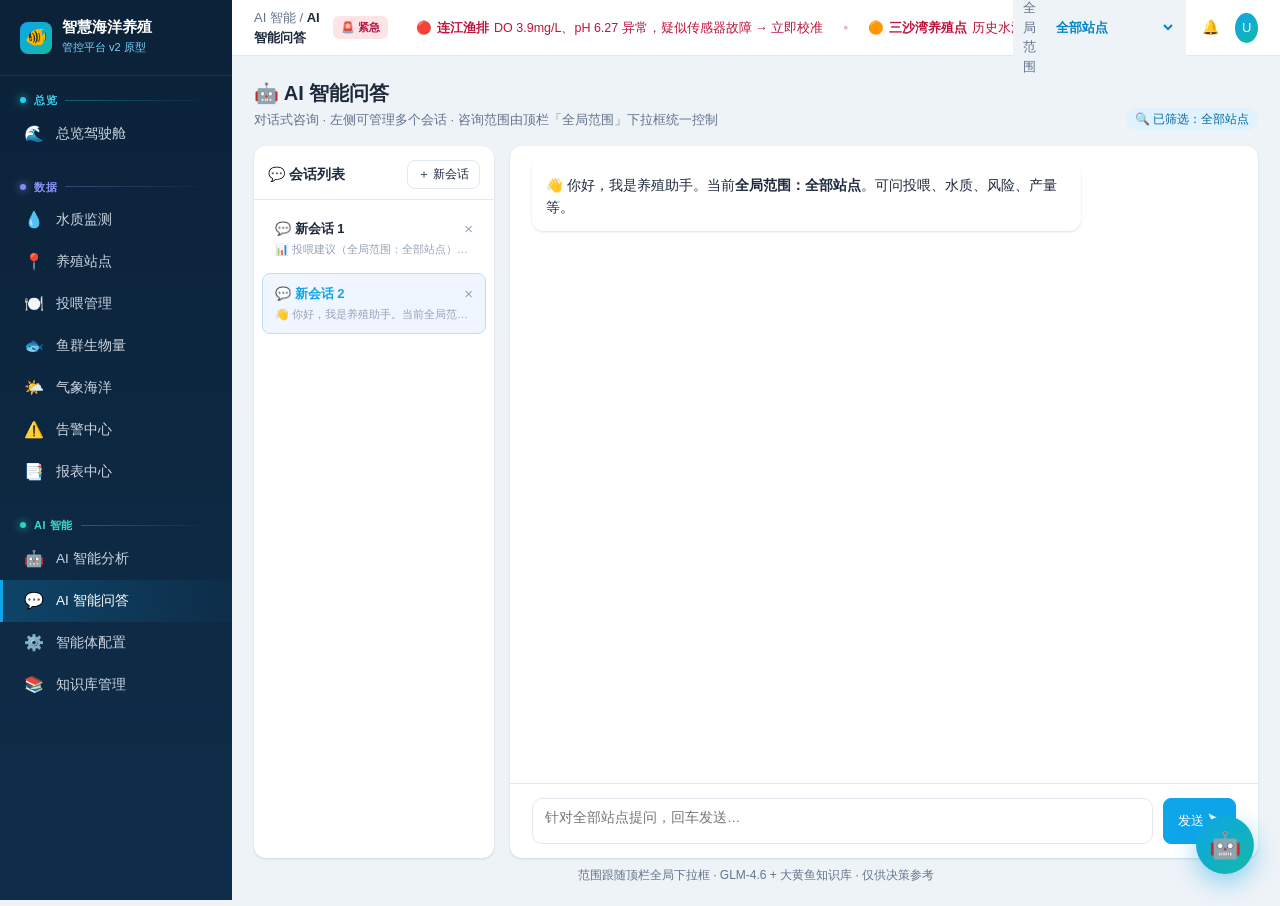
<file: prototype/ai-chat.html>
<!DOCTYPE html>
<html lang="zh-CN">
<head>
<meta charset="utf-8"><meta name="viewport" content="width=device-width,initial-scale=1">
<title>AI 智能问答 - 智慧海洋养殖管控平台</title>
<link rel="stylesheet" href="assets/style.css">
</head>
<body>
<div class="layout">
  <aside class="sidebar" id="sidebar"></aside>
  <div class="main">
    <header class="topbar" id="topbar"></header>
    <div class="content" style="display:flex;flex-direction:column">

      <div class="page-head">
        <div>
          <h1>🤖 AI 智能问答</h1>
          <p>对话式咨询 · 左侧可管理多个会话 · 咨询范围由顶栏「全局范围」下拉框统一控制</p>
        </div>
        <div><span class="tag blue" data-scope-chip>🔍 已筛选：全部站点</span></div>
      </div>

      <div class="chat-layout">
        <!-- 左侧：会话列表（纵向） -->
        <aside class="conv-panel">
          <div class="conv-head">
            <b>💬 会话列表</b>
            <button class="btn" onclick="addConv()" style="padding:5px 10px;font-size:12px">＋ 新会话</button>
          </div>
          <div class="conv-list" id="chatTabs"></div>
        </aside>

        <!-- 右侧：聊天窗口 -->
        <div class="chat-main">
          <div class="chat-log" id="chatLog"></div>
          <div class="chat-input">
            <textarea id="chatInput" placeholder="针对当前全局范围提问，回车发送…"></textarea>
            <button class="btn primary" id="chatSend" style="height:46px">发送 ➤</button>
          </div>
        </div>
      </div>
      <div class="small muted center" style="padding:8px 0 0">范围跟随顶栏全局下拉框 · GLM-4.6 + 大黄鱼知识库 · 仅供决策参考</div>

    </div>
  </div>
</div>
<script src="assets/nav.js"></script>
<script>
document.getElementById('topbar').innerHTML = topbar(['AI 智能','AI 智能问答']);

const $ = id => document.getElementById(id);
let seq = 0;
const conversations = {};   // {id:{title,msgs:[{who,text,ty?}]}}
let activeId = null;

const strip = s => (s||'').replace(/<[^>]*>/g,'');

function newConversation(seed){
  const id = ++seq;
  const scope = window.SITE_CTX || '全部站点';
  conversations[id] = {title:'新会话 '+id, msgs:[
    {who:'ai', text:`👋 你好，我是养殖助手。当前<b>全局范围：${scope}</b>。可问投喂、水质、风险、产量等。`}
  ]};
  if(seed) conversations[id].msgs.push(...seed);
  activeId = id;
  return id;
}

function renderTabs(){
  const ids = Object.keys(conversations);
  $('chatTabs').innerHTML = ids.map(id=>{
    const c = conversations[id];
    const last = c.msgs.filter(m=>!m.ty).slice(-1)[0];
    const preview = last ? (last.who==='user'?'我：':'') + strip(last.text).slice(0,22) : '开始新对话…';
    return `<div class="conv-item ${id==activeId?'active':''}" onclick="switchTo(${id})">
      <div class="ci-row"><span class="ci-t">💬 ${c.title}</span>
      ${ids.length>1?`<span class="x" onclick="event.stopPropagation();closeConv(${id})">×</span>`:''}</div>
      <div class="ci-s">${preview}</div>
    </div>`;
  }).join('');
}

function renderLog(){
  const c = conversations[activeId];
  $('chatLog').innerHTML = c.msgs.map(m=>`<div class="msg ${m.who}"><div class="bubble">${m.text}</div></div>`).join('');
  $('chatLog').scrollTop = $('chatLog').scrollHeight;
}

function switchTo(id){ activeId = id; renderTabs(); renderLog(); }
function addConv(){ newConversation(); renderTabs(); renderLog(); $('chatInput').focus();
  $('chatLog').scrollTop = $('chatLog').scrollHeight; }
function closeConv(id){ delete conversations[id]; if(activeId==id) activeId = Object.keys(conversations)[0]; renderTabs(); renderLog(); }

function addMsg(who,text){ conversations[activeId].msgs.push({who,text}); renderLog(); renderTabs(); }
function typing(){
  conversations[activeId].msgs.push({who:'ai',text:`<span class="copilot-typing"><span></span><span></span><span></span></span>`,ty:true});
  renderLog();
}
function clearTyping(){
  const c = conversations[activeId];
  if(c.msgs.length && c.msgs[c.msgs.length-1].ty) c.msgs.pop();
}

function reply(q){
  const scope = (window.SITE_CTX && window.SITE_CTX!=='全部站点') ? '「'+window.SITE_CTX+'」' : '全部 6 个站点';
  const has=(...ks)=>ks.some(k=>q.includes(k));
  if(has('投','喂','料')) return `<b>📊 ${scope} 投喂建议</b><br>按水温 25.6℃（最适区）、DO 充足、投喂率 1.5%BW：<br><b>建议 14.0kg / 日，分 2 次（07:00、17:00）</b>。<br>提示：避开夜间低氧期；摄食响应弱则下次下调 10–20%。`;
  if(has('溶解氧','溶氧','DO','缺氧')) return `⚠️ 当前 DO 偏低。建议：① 暂停投喂；② 夜间开启增氧；③ 凌晨加密巡检防泛塘。<br>注：连江渔排 DO 3.9 与邻站(7–8)系统性背离，疑似<b>传感器故障</b>，需先校准。`;
  if(has('上市','起捕','规格','卖')) return `🐟 以声纳体长均值 22.6cm、均重 ~503g 看，距常见上市规格(400–500g)已接近，预计 <b>2–3 周</b>内可达规格。`;
  if(has('风险','告警','危险','台风')) return `🚨 当前 1 条严重(三沙湾水温过高)、7 条关注。<b>未来 24h</b>：明日高温 34℃叠加、农历大潮期，需加强夜间溶氧与网衣巡检。`;
  if(has('pH','酸碱')) return `🧪 pH 适宜区 7.8–8.5。当前多数站点 ~8.1 正常；<b>连江 6.27 已入危险区</b>，疑似传感器异常，建议校准。`;
  if(has('盐度','咸')) return `🧂 盐度适宜区 25–32ppt。三沙湾 31.38、鉴江 32.10 略偏高，关注上升，必要时换水。`;
  if(has('你好','hi','嗨','在吗')) return `👋 在的！当前全局范围 <b>${scope}</b>。能算投喂量、判断水质风险、预估上市时间，直接问～`;
  return `已收到「${q}」。<br>📊 当前全局范围 <b>${scope}</b>。我是原型，暂用示例回答；正式版将接入实时数据与大模型。`;
}

function send(){
  const q = $('chatInput').value.trim(); if(!q) return;
  addMsg('user', q); $('chatInput').value=''; typing();
  setTimeout(()=>{ clearTyping(); addMsg('ai', reply(q)); }, 650);
}
$('chatSend').addEventListener('click', send);
$('chatInput').addEventListener('keydown', e=>{ if(e.key==='Enter' && !e.shiftKey){ e.preventDefault(); send(); } });

function syncCtx(){
  const v = window.SITE_CTX || '全部站点';
  $('chatInput').placeholder = v==='全部站点' ? '针对全部站点提问，回车发送…' : `针对「${v}」提问，回车发送…`;
}
window.addEventListener('sitechange', syncCtx);
syncCtx();

/* 初始化：会话1（示例）+ 会话2（空白） */
newConversation([
  {who:'user', text:'今天该投多少料？'},
  {who:'ai', text:`<b>📊 投喂建议</b>（全局范围：全部站点）<br>水温 25.6℃（最适区）、DO 充足、投喂率 1.5%BW：<br><b>合计 58.5kg / 日</b>，各站点分 2 次（07:00 / 17:00）。<br>提示：连江渔排因 DO 偏低建议暂停，待数据核实。`}
]);
newConversation();
renderTabs();
renderLog();
</script>
</body>
</html>
</file>
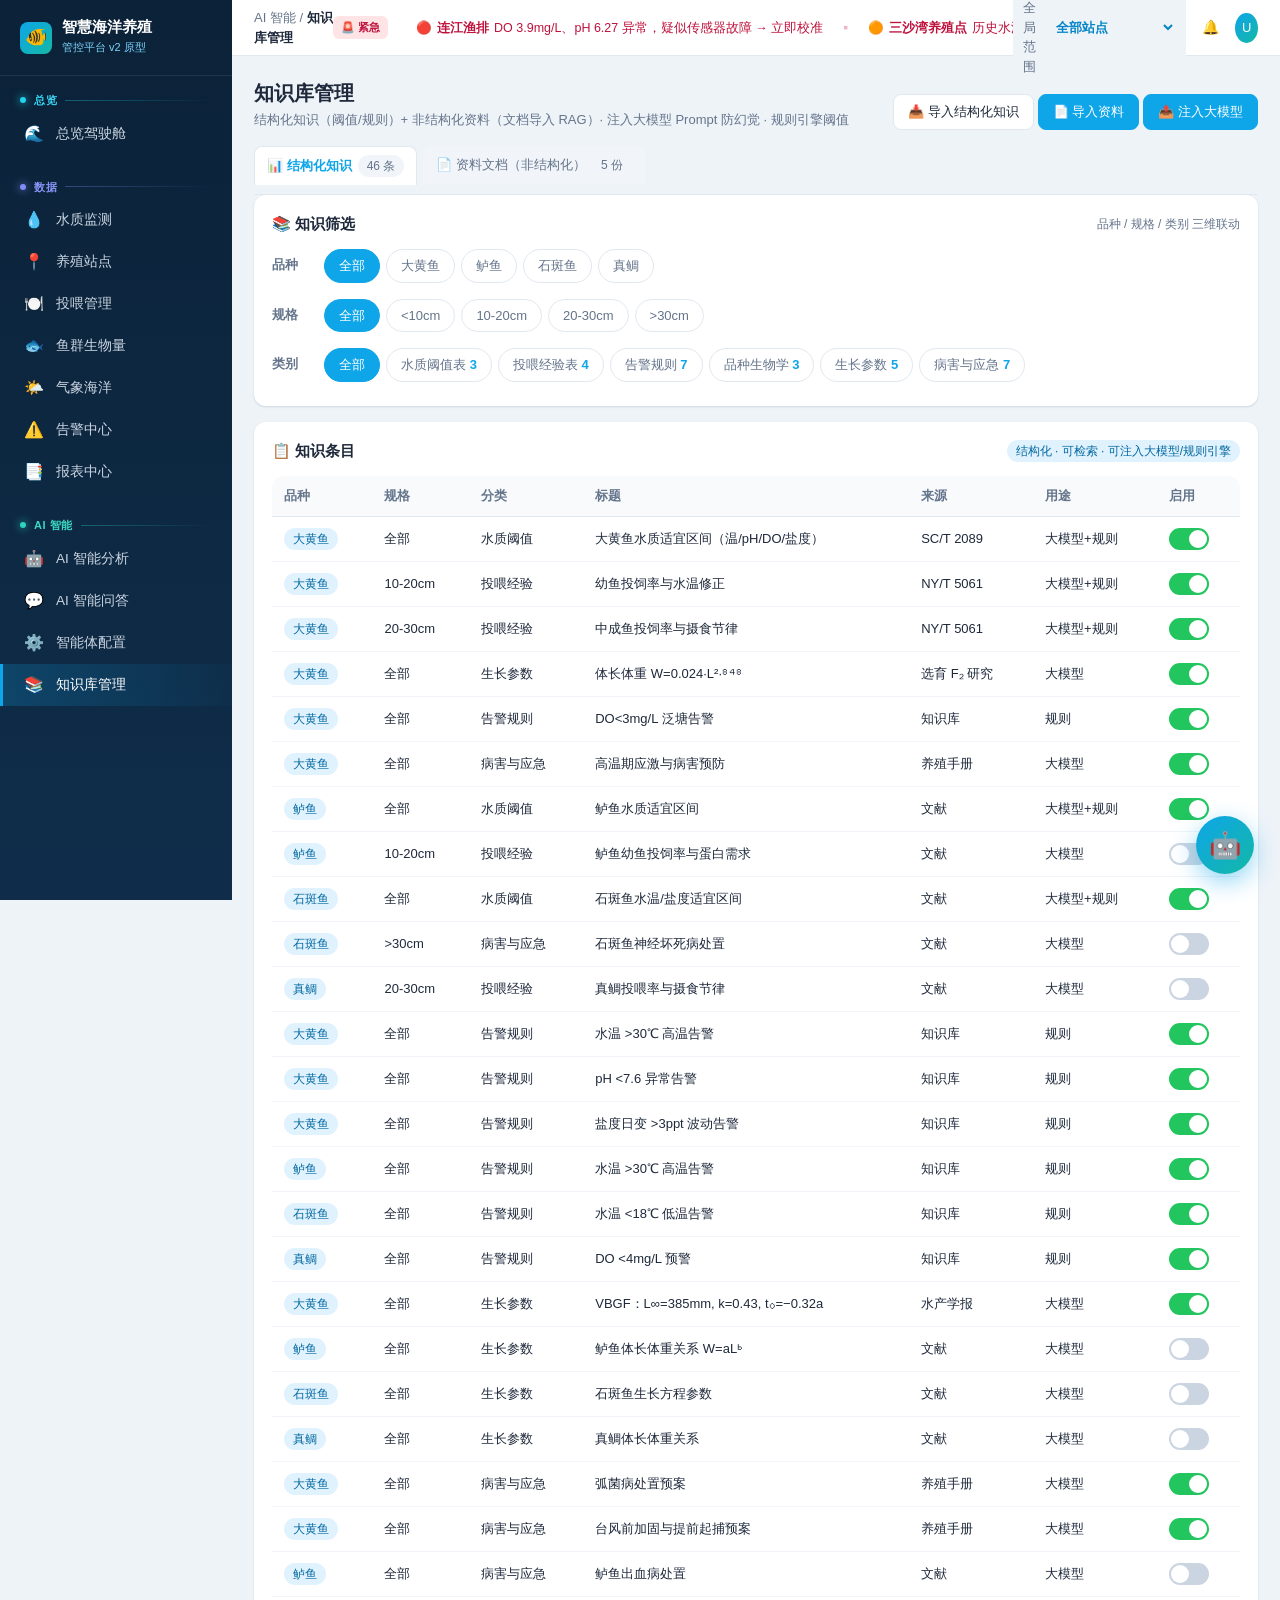
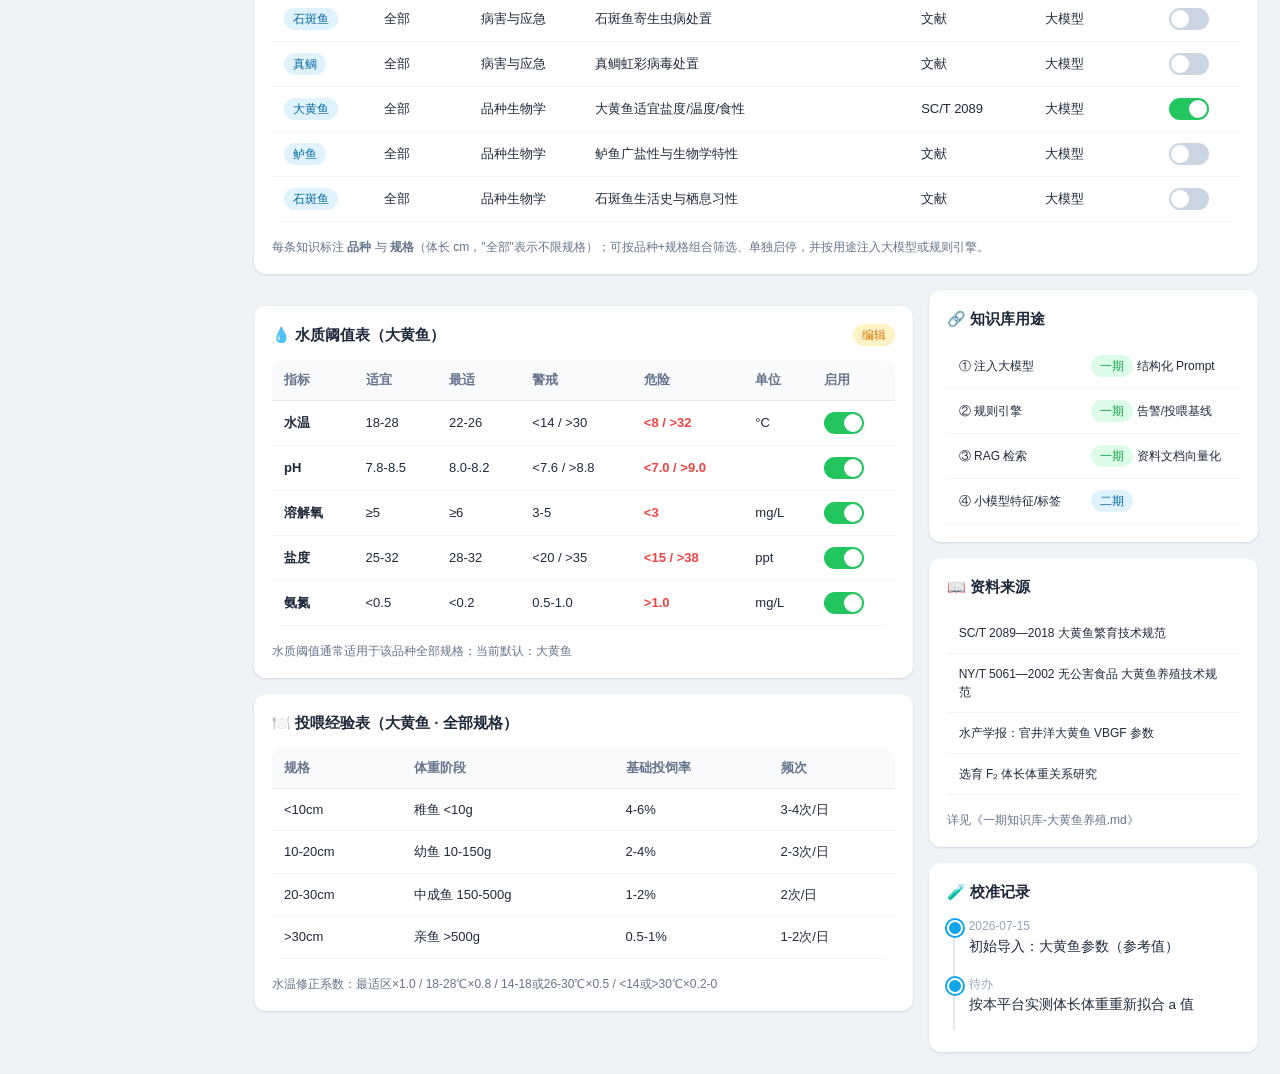
<file: prototype/knowledge.html>
<!DOCTYPE html>
<html lang="zh-CN">
<head>
<meta charset="utf-8"><meta name="viewport" content="width=device-width,initial-scale=1">
<title>知识库 - 智慧海洋养殖管控平台</title>
<link rel="stylesheet" href="assets/style.css">
</head>
<body>
<div class="layout">
  <aside class="sidebar" id="sidebar"></aside>
  <div class="main">
    <header class="topbar" id="topbar"></header>
    <div class="content">

      <div class="page-head">
        <div><h1>知识库管理</h1><p>结构化知识（阈值/规则）+ 非结构化资料（文档导入 RAG）· 注入大模型 Prompt 防幻觉 · 规则引擎阈值</p></div>
        <div><button class="btn" onclick="addKnow()">📥 导入结构化知识</button> <button class="btn primary" onclick="importDoc()">📄 导入资料</button> <button class="btn primary" onclick="injectLLM()">📤 注入大模型</button></div>
      </div>

      <!-- 页签 -->
      <div class="chat-tabs" style="border-bottom:1px solid var(--border)">
        <div class="tab active" id="t1" onclick="switchTab(1)">📊 结构化知识 <span class="tag gray small">46 条</span></div>
        <div class="tab" id="t2" onclick="switchTab(2)">📄 资料文档（非结构化） <span class="tag gray small">5 份</span></div>
      </div>

      <!-- 页签1：结构化知识 -->
      <div id="tabStruct">
      <!-- 知识筛选：品种 / 规格 / 类别 -->
      <div class="card mb">
        <div class="card-h"><h3>📚 知识筛选</h3><span class="small muted">品种 / 规格 / 类别 三维联动</span></div>
        <div class="kbrow"><span class="kblab">品种</span><div id="spChips">
          <span class="schip active" onclick="filterKB('sp','全部',this)">全部</span>
          <span class="schip" onclick="filterKB('sp','大黄鱼',this)">大黄鱼</span>
          <span class="schip" onclick="filterKB('sp','鲈鱼',this)">鲈鱼</span>
          <span class="schip" onclick="filterKB('sp','石斑鱼',this)">石斑鱼</span>
          <span class="schip" onclick="filterKB('sp','真鲷',this)">真鲷</span>
        </div></div>
        <div class="kbrow"><span class="kblab">规格</span><div id="specChips">
          <span class="schip active" onclick="filterKB('spec','全部',this)">全部</span>
          <span class="schip" onclick="filterKB('spec','<10cm',this)">&lt;10cm</span>
          <span class="schip" onclick="filterKB('spec','10-20cm',this)">10-20cm</span>
          <span class="schip" onclick="filterKB('spec','20-30cm',this)">20-30cm</span>
          <span class="schip" onclick="filterKB('spec','>30cm',this)">&gt;30cm</span>
        </div></div>
        <div class="kbrow"><span class="kblab">类别</span><div id="catGrid"></div></div>
      </div>

      <!-- 知识条目表 -->
      <div class="card mb">
        <div class="card-h"><h3>📋 知识条目</h3><span class="tag blue">结构化 · 可检索 · 可注入大模型/规则引擎</span></div>
        <div class="tbl-wrap"><table id="knowTable">
          <tr><th>品种</th><th>规格</th><th>分类</th><th>标题</th><th>来源</th><th>用途</th><th>启用</th></tr>
          <tr data-sp="大黄鱼" data-spec="全部"><td><span class="tag blue">大黄鱼</span></td><td>全部</td><td>水质阈值</td><td>大黄鱼水质适宜区间（温/pH/DO/盐度）</td><td>SC/T 2089</td><td>大模型+规则</td><td><div class="switch on"></div></td></tr>
          <tr data-sp="大黄鱼" data-spec="10-20cm"><td><span class="tag blue">大黄鱼</span></td><td>10-20cm</td><td>投喂经验</td><td>幼鱼投饲率与水温修正</td><td>NY/T 5061</td><td>大模型+规则</td><td><div class="switch on"></div></td></tr>
          <tr data-sp="大黄鱼" data-spec="20-30cm"><td><span class="tag blue">大黄鱼</span></td><td>20-30cm</td><td>投喂经验</td><td>中成鱼投饲率与摄食节律</td><td>NY/T 5061</td><td>大模型+规则</td><td><div class="switch on"></div></td></tr>
          <tr data-sp="大黄鱼" data-spec="全部"><td><span class="tag blue">大黄鱼</span></td><td>全部</td><td>生长参数</td><td>体长体重 W=0.024·L²·⁸⁴⁸</td><td>选育 F₂ 研究</td><td>大模型</td><td><div class="switch on"></div></td></tr>
          <tr data-sp="大黄鱼" data-spec="全部"><td><span class="tag blue">大黄鱼</span></td><td>全部</td><td>告警规则</td><td>DO&lt;3mg/L 泛塘告警</td><td>知识库</td><td>规则</td><td><div class="switch on"></div></td></tr>
          <tr data-sp="大黄鱼" data-spec="全部"><td><span class="tag blue">大黄鱼</span></td><td>全部</td><td>病害与应急</td><td>高温期应激与病害预防</td><td>养殖手册</td><td>大模型</td><td><div class="switch on"></div></td></tr>
          <tr data-sp="鲈鱼" data-spec="全部"><td><span class="tag blue">鲈鱼</span></td><td>全部</td><td>水质阈值</td><td>鲈鱼水质适宜区间</td><td>文献</td><td>大模型+规则</td><td><div class="switch on"></div></td></tr>
          <tr data-sp="鲈鱼" data-spec="10-20cm"><td><span class="tag blue">鲈鱼</span></td><td>10-20cm</td><td>投喂经验</td><td>鲈鱼幼鱼投饲率与蛋白需求</td><td>文献</td><td>大模型</td><td><div class="switch"></div></td></tr>
          <tr data-sp="石斑鱼" data-spec="全部"><td><span class="tag blue">石斑鱼</span></td><td>全部</td><td>水质阈值</td><td>石斑鱼水温/盐度适宜区间</td><td>文献</td><td>大模型+规则</td><td><div class="switch on"></div></td></tr>
          <tr data-sp="石斑鱼" data-spec=">30cm"><td><span class="tag blue">石斑鱼</span></td><td>&gt;30cm</td><td>病害与应急</td><td>石斑鱼神经坏死病处置</td><td>文献</td><td>大模型</td><td><div class="switch"></div></td></tr>
          <tr data-sp="真鲷" data-spec="20-30cm"><td><span class="tag blue">真鲷</span></td><td>20-30cm</td><td>投喂经验</td><td>真鲷投喂率与摄食节律</td><td>文献</td><td>大模型</td><td><div class="switch"></div></td></tr>
          <tr data-sp="大黄鱼" data-spec="全部"><td><span class="tag blue">大黄鱼</span></td><td>全部</td><td>告警规则</td><td>水温 &gt;30℃ 高温告警</td><td>知识库</td><td>规则</td><td><div class="switch on"></div></td></tr>
          <tr data-sp="大黄鱼" data-spec="全部"><td><span class="tag blue">大黄鱼</span></td><td>全部</td><td>告警规则</td><td>pH &lt;7.6 异常告警</td><td>知识库</td><td>规则</td><td><div class="switch on"></div></td></tr>
          <tr data-sp="大黄鱼" data-spec="全部"><td><span class="tag blue">大黄鱼</span></td><td>全部</td><td>告警规则</td><td>盐度日变 &gt;3ppt 波动告警</td><td>知识库</td><td>规则</td><td><div class="switch on"></div></td></tr>
          <tr data-sp="鲈鱼" data-spec="全部"><td><span class="tag blue">鲈鱼</span></td><td>全部</td><td>告警规则</td><td>水温 &gt;30℃ 高温告警</td><td>知识库</td><td>规则</td><td><div class="switch on"></div></td></tr>
          <tr data-sp="石斑鱼" data-spec="全部"><td><span class="tag blue">石斑鱼</span></td><td>全部</td><td>告警规则</td><td>水温 &lt;18℃ 低温告警</td><td>知识库</td><td>规则</td><td><div class="switch on"></div></td></tr>
          <tr data-sp="真鲷" data-spec="全部"><td><span class="tag blue">真鲷</span></td><td>全部</td><td>告警规则</td><td>DO &lt;4mg/L 预警</td><td>知识库</td><td>规则</td><td><div class="switch on"></div></td></tr>
          <tr data-sp="大黄鱼" data-spec="全部"><td><span class="tag blue">大黄鱼</span></td><td>全部</td><td>生长参数</td><td>VBGF：L∞=385mm, k=0.43, t₀=−0.32a</td><td>水产学报</td><td>大模型</td><td><div class="switch on"></div></td></tr>
          <tr data-sp="鲈鱼" data-spec="全部"><td><span class="tag blue">鲈鱼</span></td><td>全部</td><td>生长参数</td><td>鲈鱼体长体重关系 W=aLᵇ</td><td>文献</td><td>大模型</td><td><div class="switch"></div></td></tr>
          <tr data-sp="石斑鱼" data-spec="全部"><td><span class="tag blue">石斑鱼</span></td><td>全部</td><td>生长参数</td><td>石斑鱼生长方程参数</td><td>文献</td><td>大模型</td><td><div class="switch"></div></td></tr>
          <tr data-sp="真鲷" data-spec="全部"><td><span class="tag blue">真鲷</span></td><td>全部</td><td>生长参数</td><td>真鲷体长体重关系</td><td>文献</td><td>大模型</td><td><div class="switch"></div></td></tr>
          <tr data-sp="大黄鱼" data-spec="全部"><td><span class="tag blue">大黄鱼</span></td><td>全部</td><td>病害与应急</td><td>弧菌病处置预案</td><td>养殖手册</td><td>大模型</td><td><div class="switch on"></div></td></tr>
          <tr data-sp="大黄鱼" data-spec="全部"><td><span class="tag blue">大黄鱼</span></td><td>全部</td><td>病害与应急</td><td>台风前加固与提前起捕预案</td><td>养殖手册</td><td>大模型</td><td><div class="switch on"></div></td></tr>
          <tr data-sp="鲈鱼" data-spec="全部"><td><span class="tag blue">鲈鱼</span></td><td>全部</td><td>病害与应急</td><td>鲈鱼出血病处置</td><td>文献</td><td>大模型</td><td><div class="switch"></div></td></tr>
          <tr data-sp="石斑鱼" data-spec="全部"><td><span class="tag blue">石斑鱼</span></td><td>全部</td><td>病害与应急</td><td>石斑鱼寄生虫病处置</td><td>文献</td><td>大模型</td><td><div class="switch"></div></td></tr>
          <tr data-sp="真鲷" data-spec="全部"><td><span class="tag blue">真鲷</span></td><td>全部</td><td>病害与应急</td><td>真鲷虹彩病毒处置</td><td>文献</td><td>大模型</td><td><div class="switch"></div></td></tr>
          <tr data-sp="大黄鱼" data-spec="全部"><td><span class="tag blue">大黄鱼</span></td><td>全部</td><td>品种生物学</td><td>大黄鱼适宜盐度/温度/食性</td><td>SC/T 2089</td><td>大模型</td><td><div class="switch on"></div></td></tr>
          <tr data-sp="鲈鱼" data-spec="全部"><td><span class="tag blue">鲈鱼</span></td><td>全部</td><td>品种生物学</td><td>鲈鱼广盐性与生物学特性</td><td>文献</td><td>大模型</td><td><div class="switch"></div></td></tr>
          <tr data-sp="石斑鱼" data-spec="全部"><td><span class="tag blue">石斑鱼</span></td><td>全部</td><td>品种生物学</td><td>石斑鱼生活史与栖息习性</td><td>文献</td><td>大模型</td><td><div class="switch"></div></td></tr>
        </table></div>
        <div class="small muted mt">每条知识标注 <b>品种</b> 与 <b>规格</b>（体长 cm，"全部"表示不限规格）；可按品种+规格组合筛选、单独启停，并按用途注入大模型或规则引擎。</div>
      </div>

      <div class="grid cols-2-1">
        <!-- 左：详细表 -->
        <div>
          <!-- 阈值表 -->
          <div class="card mt" id="thrCard">
            <div class="card-h"><h3 id="thrTitle">💧 水质阈值表（大黄鱼）</h3><span class="tag amber">编辑</span></div>
            <div class="tbl-wrap"><table>
              <thead><tr><th>指标</th><th>适宜</th><th>最适</th><th>警戒</th><th>危险</th><th>单位</th><th>启用</th></tr></thead>
              <tbody id="thrBody"></tbody>
            </table></div>
            <div class="small muted mt" id="thrNote"></div>
          </div>

          <!-- 投喂经验 -->
          <div class="card mt" id="feedCard">
            <div class="card-h"><h3 id="feedTitle">🍽️ 投喂经验表</h3></div>
            <div class="tbl-wrap"><table>
              <thead><tr><th>规格</th><th>体重阶段</th><th>基础投饲率</th><th>频次</th></tr></thead>
              <tbody id="feedBody"></tbody>
            </table></div>
            <div class="small muted mt">水温修正系数：最适区×1.0 / 18-28℃×0.8 / 14-18或26-30℃×0.5 / &lt;14或&gt;30℃×0.2-0</div>
          </div>

          <!-- 分类详情（告警规则/生长参数/病害与应急/品种生物学） -->
          <div class="card mt" id="catDetail" style="display:none">
            <div class="card-h"><h3 id="catDetailTitle">📋 详情</h3><span class="small muted">点击上方分类卡查看详细列表</span></div>
            <div class="tbl-wrap"><table id="catDetailBody"></table></div>
          </div>
        </div>

        <!-- 右：用途说明 + 来源 -->
        <div>
          <div class="card">
            <div class="card-h"><h3>🔗 知识库用途</h3></div>
            <table class="small">
              <tr><td>① 注入大模型</td><td><span class="tag green">一期</span> 结构化 Prompt</td></tr>
              <tr><td>② 规则引擎</td><td><span class="tag green">一期</span> 告警/投喂基线</td></tr>
              <tr><td>③ RAG 检索</td><td><span class="tag green">一期</span> 资料文档向量化</td></tr>
              <tr><td>④ 小模型特征/标签</td><td><span class="tag blue">二期</span></td></tr>
            </table>
          </div>
          <div class="card mt">
            <div class="card-h"><h3>📖 资料来源</h3></div>
            <table class="small">
              <tr><td>SC/T 2089—2018 大黄鱼繁育技术规范</td></tr>
              <tr><td>NY/T 5061—2002 无公害食品 大黄鱼养殖技术规范</td></tr>
              <tr><td>水产学报：官井洋大黄鱼 VBGF 参数</td></tr>
              <tr><td>选育 F₂ 体长体重关系研究</td></tr>
            </table>
            <div class="small muted mt">详见《一期知识库-大黄鱼养殖.md》</div>
          </div>
          <div class="card mt">
            <div class="card-h"><h3>🧪 校准记录</h3></div>
            <div class="timeline">
              <div class="tl-item"><div class="t">2026-07-15</div><div class="c">初始导入：大黄鱼参数（参考值）</div></div>
              <div class="tl-item"><div class="t">待办</div><div class="c">按本平台实测体长体重重新拟合 a 值</div></div>
            </div>
          </div>
        </div>
      </div>
      </div><!-- /tabStruct -->

      <!-- 页签2：资料文档（非结构化） -->
      <div id="tabDocs" style="display:none">
        <div class="grid kpis">
          <div class="kpi"><div class="ic">📄</div><div class="lbl">资料文档</div><div class="val">5 <small>份</small></div><div class="sub muted">PDF / Word / Excel / TXT</div></div>
          <div class="kpi"><div class="ic">🧩</div><div class="lbl">切片 chunks</div><div class="val">1,284 <small>块</small></div><div class="sub muted">已向量化</div></div>
          <div class="kpi"><div class="ic">🔢</div><div class="lbl">向量维度</div><div class="val">1024</div><div class="sub muted">embedding</div></div>
          <div class="kpi"><div class="ic">🔍</div><div class="lbl">检索方式</div><div class="val">向量+关键字</div><div class="sub ok">混合检索 RAG</div></div>
        </div>

        <div class="card mt">
          <div class="card-h"><h3>📥 导入资料文档</h3><span class="tag blue">支持 PDF / Word / Excel / TXT / Markdown / 图片</span></div>
          <div id="dropZone" style="border:2px dashed #cbd5e1;border-radius:12px;padding:34px;text-align:center;color:#64748b;cursor:pointer;background:#f8fafc" onclick="importDoc()">
            <div style="font-size:38px">📂</div>
            <div class="mt"><b>点击选择文件，或拖拽到此处</b></div>
            <div class="small muted mt">单文件 ≤ 50MB · 导入后自动解析、切片、向量化，纳入大模型 RAG 检索</div>
          </div>
        </div>

        <div class="card mt">
          <div class="card-h"><h3>📚 已导入资料</h3><span class="more" onclick="importDoc()">+ 导入</span></div>
          <div class="tbl-wrap"><table>
            <tr><th>文档名</th><th>类型</th><th>大小</th><th>切片数</th><th>状态</th><th>上传时间</th><th>操作</th></tr>
            <tr><td>📎 SC/T 2089—2018 大黄鱼繁育技术规范.pdf</td><td><span class="tag gray">PDF</span></td><td class="muted">2.4 MB</td><td>186</td><td><span class="tag green">已索引</span></td><td class="muted small">06-02 10:12</td><td><span class="more">重检</span> <span class="more" style="color:var(--red)">删除</span></td></tr>
            <tr><td>📎 NY/T 5061—2002 无公害食品 大黄鱼养殖技术规范.pdf</td><td><span class="tag gray">PDF</span></td><td class="muted">1.8 MB</td><td>142</td><td><span class="tag green">已索引</span></td><td class="muted small">06-02 10:14</td><td><span class="more">重检</span> <span class="more" style="color:var(--red)">删除</span></td></tr>
            <tr><td>📎 大黄鱼网箱养殖技术手册.docx</td><td><span class="tag blue">Word</span></td><td class="muted">5.6 MB</td><td>412</td><td><span class="tag green">已索引</span></td><td class="muted small">06-05 09:30</td><td><span class="more">重检</span> <span class="more" style="color:var(--red)">删除</span></td></tr>
            <tr><td>📎 官井洋大黄鱼生长参数研究.pdf</td><td><span class="tag gray">PDF</span></td><td class="muted">0.9 MB</td><td>58</td><td><span class="tag green">已索引</span></td><td class="muted small">06-10 15:22</td><td><span class="more">重检</span> <span class="more" style="color:var(--red)">删除</span></td></tr>
            <tr><td>📎 选育F₂体长体重关系与投喂频率研究.pdf</td><td><span class="tag amber">解析中</span></td><td class="muted">3.1 MB</td><td>—</td><td><span class="tag amber">向量化 62%</span></td><td class="muted small">07-15 23:40</td><td><span class="more">重检</span> <span class="more" style="color:var(--red)">删除</span></td></tr>
          </table></div>
          <div class="small muted mt">文档经解析→切片→向量化后，与结构化知识一起参与大模型 RAG 检索；可在「AI 智能问答」「智能体分析」中引用。</div>
        </div>
      </div><!-- /tabDocs -->

    </div>
  </div>
</div>
<script src="assets/nav.js"></script>
<script>
document.getElementById('topbar').innerHTML = topbar(['AI 智能','知识库管理']);
document.querySelectorAll('.switch').forEach(s=>s.addEventListener('click',()=>s.classList.toggle('on')));
/* 品种 + 规格 + 类别 三维筛选（联动知识分类计数 + 条目表 + 阈值表 + 投喂经验表） */
let kbSp='全部', kbSpec='全部', kbCat='全部';
const CATS = [
  {name:'水质阈值表', map:'水质阈值', desc:'温/pH/DO/盐度'},
  {name:'投喂经验表', map:'投喂经验', desc:'投饲率/频次'},
  {name:'告警规则', map:'告警规则', desc:'阈值触发'},
  {name:'品种生物学', map:'品种生物学', desc:'体长体重等'},
  {name:'生长参数', map:'生长参数', desc:'VBGF 生长方程'},
  {name:'病害与应急', map:'病害与应急', desc:'处置预案'},
];
/* 分类详情（点告警规则/生长参数/病害与应急/品种生物学 时展示） */
const CATDETAIL = {
  '告警规则':{ cols:['指标','条件','级别','建议动作'],
    '大黄鱼':[['水温','>30℃','关注','减喂、避正午'],['水温','>32℃','危险','停喂、防泛塘'],['溶解氧','<3 mg/L','危险','立即增氧、暂停投喂'],['溶解氧','3-5 mg/L','关注','准备增氧、减喂'],['pH','<7.6 / >8.8','关注','排查水质/校准传感器'],['盐度','日变 >3 ppt','关注','检查淡水注入/换水']],
    '鲈鱼':[['水温','>30℃','关注','减喂、避高温'],['溶解氧','<3 mg/L','危险','立即增氧']],
    '石斑鱼':[['水温','<18℃','关注','保温/减喂'],['溶解氧','<3 mg/L','危险','立即增氧']],
    '真鲷':[['溶解氧','<4 mg/L','关注','增氧、减喂'],['盐度','<25 ppt','关注','检查盐度']] },
  '生长参数':{ cols:['参数','值','说明'],
    '大黄鱼':[['体长体重公式','W = 0.024·L^2.848','L 单位 cm，W 单位 g'],['渐近体长 L∞','385.4 mm','VBGF（官井洋群体）'],['生长系数 k','0.43 /年',''],['t₀','−0.32 年',''],['生长拐点年龄','≈ 2.2 龄','']],
    '鲈鱼':[['体长体重','W = a·Lᵇ','待实测标定 a、b'],['生长模型','VBGF','待实测标定']],
    '石斑鱼':[['生长模型','VBGF','待实测标定'],['体长体重','W = a·Lᵇ','待实测标定']],
    '真鲷':[['体长体重','W = a·Lᵇ','待实测标定']] },
  '病害与应急':{ cols:['病害 / 情形','症状 / 特征','处置'],
    '大黄鱼':[['弧菌病','体表溃疡、出血、烂鳍','减料、碘制剂药浴、改善水质'],['高温应激','摄食下降、游动迟缓','避高温投喂、增氧'],['台风应急','网衣受力、水位暴涨','加固网衣、降低水位、必要时提前起捕']],
    '鲈鱼':[['出血病','体表/鳍条出血','隔离、减料、对症处理'],['寄生虫','体表擦痒、黏液增多','淡水浴或药物驱虫']],
    '石斑鱼':[['神经坏死病','螺旋游动、黑变','降低密度、控温、消毒'],['寄生虫病','体表黏液增多','淡水浴或药物驱虫']],
    '真鲷':[['虹彩病毒','脾肾肿大、贫血','降低密度、隔离、消毒']] },
  '品种生物学':{ cols:['项目','内容'],
    '大黄鱼':[['适宜水温','18-28℃（最适 22-26）'],['适宜盐度','25-32 ppt'],['食性','肉食性（小鱼虾）'],['栖息','暖水性近海中下层']],
    '鲈鱼':[['适宜水温','15-28℃'],['盐度','广盐性 0-30 ppt（可淡水）'],['食性','肉食性']],
    '石斑鱼':[['适宜水温','22-30℃（热带）'],['盐度','25-35 ppt'],['习性','底栖、礁区']],
    '真鲷':[['适宜水温','18-28℃'],['盐度','30-35 ppt（偏高盐）'],['食性','杂食偏肉食']] },
};
const SPECIES = {
  '大黄鱼':{ thr:[['水温','18-28','22-26','<14 / >30','<8 / >32','°C'],['pH','7.8-8.5','8.0-8.2','<7.6 / >8.8','<7.0 / >9.0',''],['溶解氧','≥5','≥6','3-5','<3','mg/L'],['盐度','25-32','28-32','<20 / >35','<15 / >38','ppt'],['氨氮','<0.5','<0.2','0.5-1.0','>1.0','mg/L']],
    feed:[['<10cm','稚鱼 <10g','4-6%','3-4次/日'],['10-20cm','幼鱼 10-150g','2-4%','2-3次/日'],['20-30cm','中成鱼 150-500g','1-2%','2次/日'],['>30cm','亲鱼 >500g','0.5-1%','1-2次/日']] },
  '鲈鱼':{ thr:[['水温','15-28','20-24','<10 / >30','<6 / >32','°C'],['pH','7.5-8.5','7.8-8.2','<7.0 / >8.8','<6.5 / >9.0',''],['溶解氧','≥5','≥6','3-5','<3','mg/L'],['盐度','0-30','5-20','—','—','ppt(广盐)'],['氨氮','<0.5','<0.2','0.5-1.0','>1.0','mg/L']],
    feed:[['<10cm','稚鱼','4-6%','3-4次/日'],['10-20cm','幼鱼','2-3%','2-3次/日'],['20-30cm','成鱼','1-2%','2次/日'],['>30cm','亲鱼','1%','1-2次/日']] },
  '石斑鱼':{ thr:[['水温','22-30','25-28','<18 / >32','<15 / >34','°C'],['pH','7.8-8.5','8.0-8.2','<7.6 / >8.8','<7.0 / >9.0',''],['溶解氧','≥5','≥6','3-5','<3','mg/L'],['盐度','25-35','30-34','<20 / >38','<15 / >40','ppt'],['氨氮','<0.5','<0.2','0.5-1.0','>1.0','mg/L']],
    feed:[['<10cm','稚鱼','5-8%','3-4次/日'],['10-20cm','幼鱼','3-5%','2-3次/日'],['20-30cm','成鱼','2-3%','2次/日'],['>30cm','亲鱼','1-2%','1-2次/日']] },
  '真鲷':{ thr:[['水温','18-28','22-26','<14 / >30','<10 / >32','°C'],['pH','7.8-8.5','8.0-8.2','<7.6 / >8.8','<7.0 / >9.0',''],['溶解氧','≥5','≥6','3-5','<3','mg/L'],['盐度','30-35','32-34','<25 / >38','<20 / >40','ppt'],['氨氮','<0.5','<0.2','0.5-1.0','>1.0','mg/L']],
    feed:[['<10cm','稚鱼','4-6%','3-4次/日'],['10-20cm','幼鱼','2-4%','2-3次/日'],['20-30cm','成鱼','1-2%','2次/日'],['>30cm','亲鱼','0.5-1%','1-2次/日']] },
};
function esc(s){return String(s).replace(/</g,'&lt;').replace(/>/g,'&gt;');}
/* 判断某条目是否匹配当前 品种+规格 (+类别) */
function rowMatch(r, withCat){
  const sp=r.getAttribute('data-sp'), spec=r.getAttribute('data-spec');
  const cat=r.children[2].textContent.trim();
  const okSp = kbSp==='全部'||sp===kbSp;
  const okSpec = kbSpec==='全部'||spec===kbSpec||spec==='全部';
  const okCat = !withCat || kbCat==='全部'||cat===kbCat;
  return okSp&&okSpec&&okCat;
}
/* 类别 chips：实时计数 + 可点击筛选 */
function renderCats(){
  const rows=[...document.querySelectorAll('#knowTable tr[data-sp]')];
  const count = map => rows.filter(r=>{ const sp=r.dataset.sp,spec=r.dataset.spec,cat=r.children[2].textContent.trim();
    return (kbSp==='全部'||sp===kbSp)&&(kbSpec==='全部'||spec===kbSpec||spec==='全部')&&cat===map; }).length;
  let html = `<span class="schip ${kbCat==='全部'?'active':''}" onclick="toggleCat('全部')">全部</span>`;
  html += CATS.map(c=>{
    const n=count(c.map), on=kbCat===c.map;
    return `<span class="schip ${on?'active':''}" style="${n===0?'opacity:.45':''}" onclick="toggleCat('${c.map}')">${c.name} <b style="color:${on?'#fff':'var(--primary)'}">${n}</b></span>`;
  }).join('');
  document.getElementById('catGrid').innerHTML = html;
}
function toggleCat(map){ kbCat = (kbCat===map)?'全部':map; applyKnow(); }
function renderTables(){
  const spLab = kbSp==='全部' ? '大黄鱼' : kbSp;
  const d = SPECIES[kbSp] || SPECIES['大黄鱼'];
  document.getElementById('thrTitle').innerHTML = '💧 水质阈值表（'+spLab+'）';
  document.getElementById('thrBody').innerHTML = d.thr.map(r=>`<tr><td><b>${r[0]}</b></td><td>${r[1]}</td><td>${r[2]}</td><td>${r[3]}</td><td class="abnormal">${r[4]}</td><td>${r[5]}</td><td><div class="switch on"></div></td></tr>`).join('');
  document.getElementById('thrNote').textContent = '水质阈值通常适用于该品种全部规格；当前'+(kbSp==='全部'?'默认':'选中')+'：'+spLab+(kbSpec!=='全部'?'（'+kbSpec+'）':'');
  document.querySelectorAll('#thrBody .switch').forEach(s=>s.addEventListener('click',()=>s.classList.toggle('on')));
  const specLab = kbSpec==='全部'?'全部规格':kbSpec;
  document.getElementById('feedTitle').innerHTML = '🍽️ 投喂经验表（'+spLab+' · '+specLab+'）';
  let rows = d.feed;
  if(kbSpec!=='全部') rows = rows.filter(r=>r[0]===kbSpec);
  document.getElementById('feedBody').innerHTML = rows.length ? rows.map(r=>`<tr><td>${r[0]}</td><td>${r[1]}</td><td>${r[2]}</td><td>${r[3]}</td></tr>`).join('') : `<tr><td colspan="4" class="muted center">该品种/规格暂无投喂数据，请导入</td></tr>`;
}
/* 统一应用筛选：条目表(三维) + 类别计数 + 阈值/投喂/详情表（按类别显隐） */
function applyKnow(){
  document.querySelectorAll('#knowTable tr[data-sp]').forEach(r=>{ r.style.display = rowMatch(r,true)?'':'none'; });
  renderCats();
  renderTables();
  renderCatDetail();
  // 下方三表按所选类别联动显隐：水质阈值/投喂经验 各显各表；其它类别显分类详情；全部时显阈值+投喂
  const show = id=>document.getElementById(id).style.display='';
  const hide = id=>document.getElementById(id).style.display='none';
  const thr = (kbCat==='全部'||kbCat==='水质阈值');
  const feed = (kbCat==='全部'||kbCat==='投喂经验');
  thr?show('thrCard'):hide('thrCard');
  feed?show('feedCard'):hide('feedCard');
}
/* 分类详情：点 告警规则/生长参数/病害与应急/品种生物学 时展示详细列表 */
function renderCatDetail(){
  const box=document.getElementById('catDetail');
  const cd=CATDETAIL[kbCat];
  if(!cd){ box.style.display='none'; return; }
  const spLab = kbSp==='全部'?'大黄鱼':kbSp;
  const rows = cd[spLab] || cd['大黄鱼'];
  box.style.display='';
  document.getElementById('catDetailTitle').innerHTML = '📋 '+kbCat+'（'+spLab+'）';
  document.getElementById('catDetailBody').innerHTML =
    '<thead><tr>'+cd.cols.map(c=>'<th>'+c+'</th>').join('')+'</tr></thead>'+
    '<tbody>'+rows.map(r=>'<tr>'+r.map((c,i)=>'<td'+(i===0?'><b>'+esc(c)+'</b>':'>'+esc(c))+'</td>').join('')+'</tr>').join('')+'</tbody>';
}
function filterKB(kind,val,el){
  document.querySelectorAll('#'+(kind==='sp'?'spChips':'specChips')+' .schip').forEach(c=>c.classList.remove('active'));
  el.classList.add('active');
  if(kind==='sp') kbSp=val; else kbSpec=val;
  applyKnow();
}
applyKnow();
function addKnow(){
  const body=`<div class="note blue" style="margin-top:0"><span>📥</span><div>支持<b>导入结构化文件</b>（Excel/CSV/JSON，如阈值表、投喂率表、告警规则表）自动解析入库；也可下方<b>手动录入</b>。</div></div>
  <div class="field mb"><label>导入文件（可选）</label>
    <div style="border:2px dashed #cbd5e1;border-radius:10px;padding:22px;text-align:center;color:#64748b;cursor:pointer;background:#f8fafc">
      <div style="font-size:28px">🗂️</div><div class="mt small"><b>点击选择 Excel / CSV / JSON，或拖拽到此处</b></div>
      <div class="small muted">表头需匹配知识分类字段，如：鱼种|指标|适宜|警戒|危险|单位</div>
    </div>
  </div>
  <div style="text-align:center;color:#94a3b8;margin:-4px 0 8px">— 或 手动录入 —</div>
  <div class="form-row">
    <div class="field"><label>品种 *</label><select class="select"><option>大黄鱼</option><option>鲈鱼</option><option>石斑鱼</option><option>真鲷</option><option>自定义…</option></select></div>
    <div class="field"><label>规格（体长）</label><select class="select"><option>全部</option><option>&lt;10cm</option><option>10-20cm</option><option>20-30cm</option><option>&gt;30cm</option><option>自定义…</option></select></div>
    <div class="field"><label>知识分类</label><select class="select"><option>水质阈值表</option><option>投喂经验表</option><option>告警规则</option><option>品种生物学</option><option>病害与应急</option></select></div>
  </div>
  <div class="field mb"><label>标题 *</label><input class="input" placeholder="如：大黄鱼 20-30cm 投喂率"></div>
  <div class="field mb"><label>知识内容</label><textarea class="input" style="height:110px" placeholder="可填写阈值、规则、经验描述等，支持结构化键值对…"></textarea></div>
  <div class="form-row">
    <div class="field"><label>资料来源</label><input class="input" placeholder="如：SC/T 2089—2018"></div>
    <div class="field"><label>用途</label><select class="select"><option>注入大模型 + 规则引擎</option><option>仅大模型</option><option>仅规则引擎</option></select></div>
  </div>`;
  openModal('📥 导入结构化知识', body, {width:620, saveText:'导入'});
}
function injectLLM(){
  const body=`<div class="center" style="padding:24px 0">
    <div style="font-size:42px">📤</div>
    <div class="mt"><b>正在将知识库注入大模型 System Prompt…</b></div>
    <div class="small muted mt">结构化：水质阈值(7) · 投喂经验(12) · 告警规则(10) · 品种生物学(5)</div>
    <div class="small muted">非结构化：5 份资料 / 1,284 chunks（RAG 向量检索）</div>
    <div class="mt" style="height:6px;width:80%;background:#f1f5f9;border-radius:4px;margin:14px auto 0;overflow:hidden"><div style="height:100%;width:100%;background:linear-gradient(90deg,#0ea5e9,#14b8a6)"></div></div>
    <div class="ok small mt">✅ 注入成功 · 已生效于全部智能体</div>
  </div>`;
  openModal('注入大模型', body, {width:460, foot:false});
}
/* 页签切换 */
function switchTab(i){
  document.getElementById('t1').classList.toggle('active', i===1);
  document.getElementById('t2').classList.toggle('active', i===2);
  document.getElementById('tabStruct').style.display = i===1?'':'none';
  document.getElementById('tabDocs').style.display = i===2?'':'none';
}
/* 导入资料文档 */
function importDoc(){
  switchTab(2);
  const body=`<div class="form-row">
    <div class="field"><label>文档标题</label><input class="input" placeholder="如：大黄鱼深海网箱养殖技术规程"></div>
    <div class="field"><label>文档类型</label><select class="select"><option>PDF</option><option>Word(.docx)</option><option>Excel(.xlsx)</option><option>TXT / Markdown</option><option>图片(OCR)</option></select></div>
  </div>
  <div class="field mb"><label>选择文件</label>
    <div style="border:2px dashed #cbd5e1;border-radius:10px;padding:24px;text-align:center;color:#64748b;cursor:pointer;background:#f8fafc">
      <div style="font-size:30px">📂</div><div class="mt small"><b>点击选择文件，或拖拽到此处</b></div>
      <div class="small muted">单文件 ≤ 50MB</div>
    </div>
  </div>
  <div class="form-row">
    <div class="field"><label>分块策略</label><select class="select"><option>自动（按段落+长度）</option><option>按页</option><option>按固定长度 500 字</option></select></div>
    <div class="field"><label>向量化模型</label><select class="select"><option>bge-large-zh（1024维）</option><option>m3e-base</option><option>text-embedding-3</option></select></div>
    <div class="field"><label>关联用途</label><select class="select"><option>大模型 RAG 检索</option><option>仅归档</option></select></div>
  </div>
  <div class="note blue" style="margin-top:6px"><span>ℹ️</span><div>导入后自动执行：解析 → 切片 → 向量化 → 入库，完成后即可在 AI 问答 / 智能体分析中被检索引用。</div></div>`;
  openModal('📥 导入资料文档', body, {width:640, saveText:'开始导入', onSave:'afterImport()'});
}
function afterImport(){
  const body=`<div style="padding:14px 4px">
    <div style="display:flex;align-items:center;gap:10px;color:#0284c7"><span style="font-size:22px">⚙️</span><b>正在解析、切片、向量化…</b></div>
    <div style="height:6px;background:#f1f5f9;border-radius:4px;margin:12px 0;overflow:hidden"><div style="height:100%;width:100%;background:linear-gradient(90deg,#0ea5e9,#14b8a6)"></div></div>
    <div class="ok small">✅ 导入完成 · 已生成切片并入向量库，可被 RAG 检索</div></div>`;
  openModal('导入资料', body, {width:440, foot:false});
}
</script>
</body>
</html>
</file>
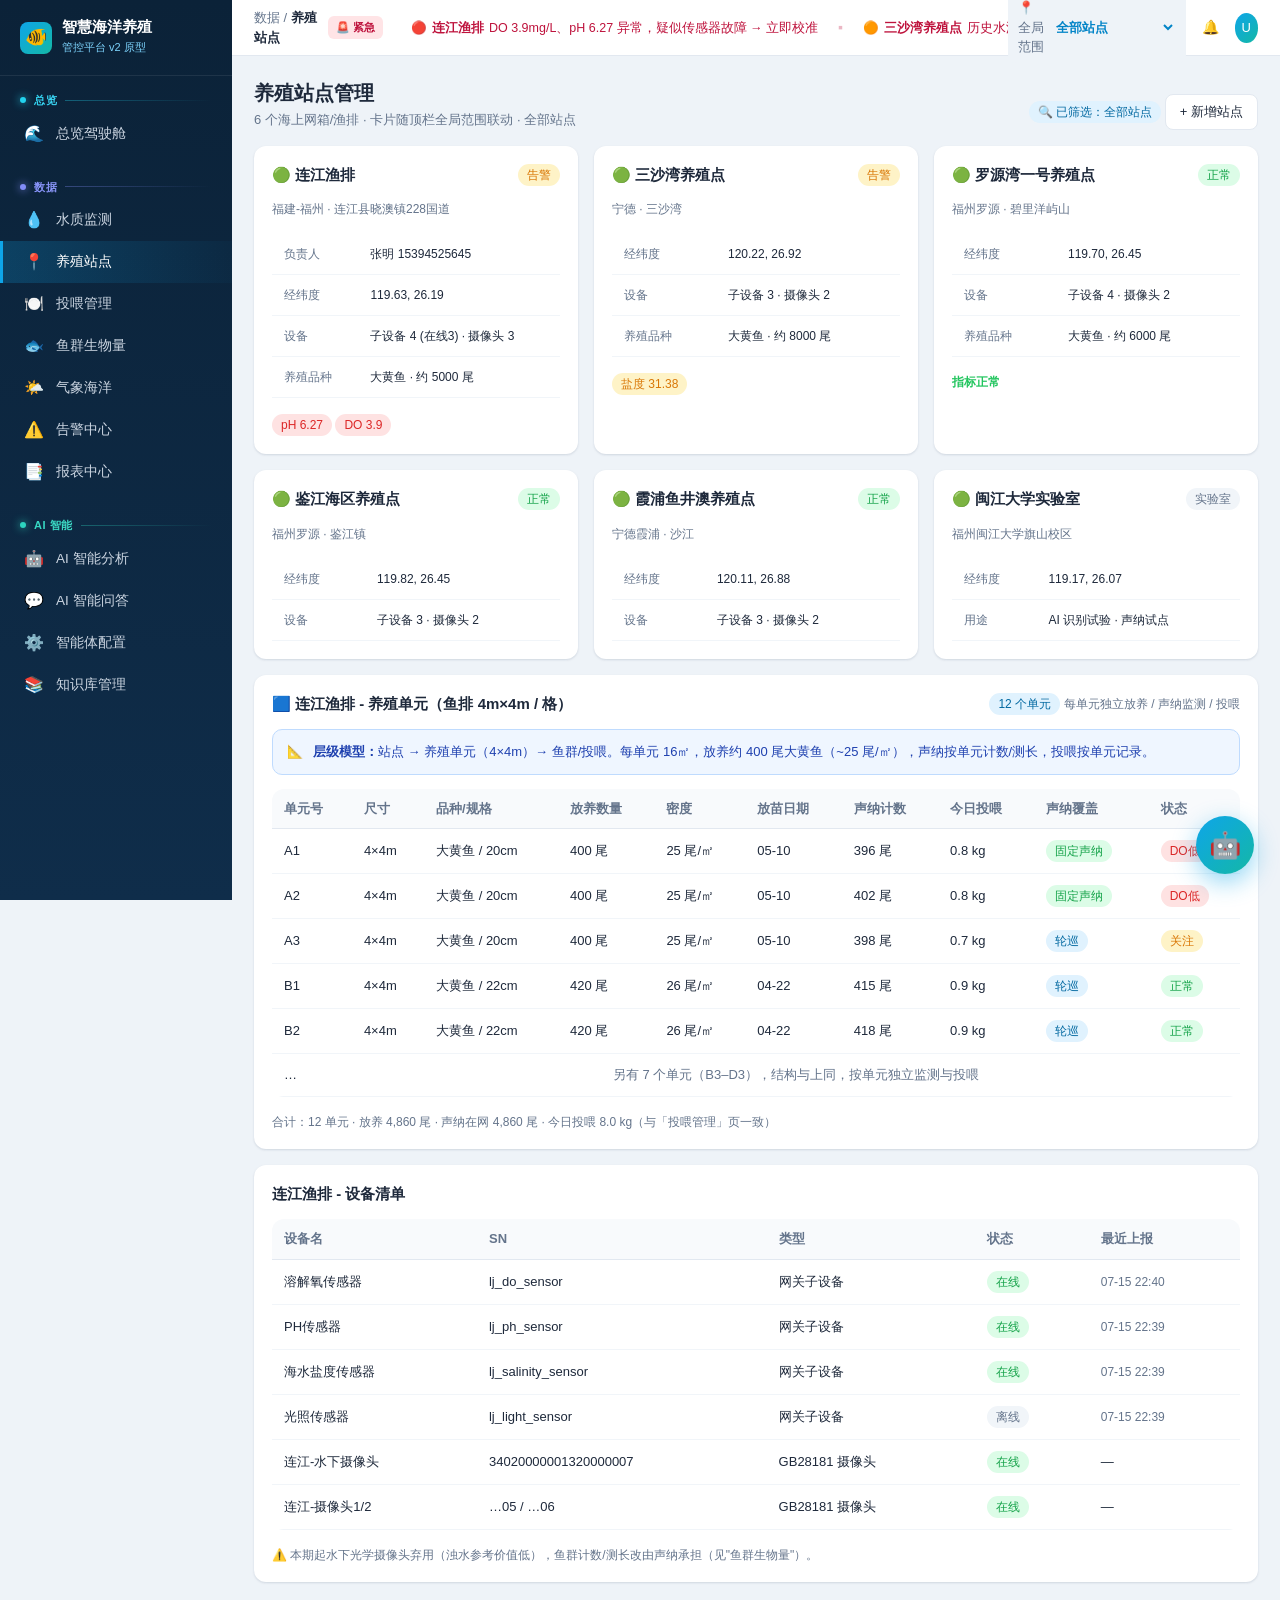
<file: prototype/sites.html>
<!DOCTYPE html>
<html lang="zh-CN">
<head>
<meta charset="utf-8"><meta name="viewport" content="width=device-width,initial-scale=1">
<title>养殖站点 - 智慧海洋养殖管控平台</title>
<link rel="stylesheet" href="assets/style.css">
</head>
<body>
<div class="layout">
  <aside class="sidebar" id="sidebar"></aside>
  <div class="main">
    <header class="topbar" id="topbar"></header>
    <div class="content">

      <div class="page-head">
        <div><h1>养殖站点管理</h1><p>6 个海上网箱/渔排 · 卡片随顶栏全局范围联动 · <span data-scope-label>全部站点</span></p></div>
        <div><span class="tag blue" data-scope-chip style="display:none"></span> <button class="btn" onclick="addSite()">+ 新增站点</button></div>
      </div>

      <div class="grid cols-3">
        <!-- 卡片1 -->
        <div class="card" data-site="连江渔排"><div class="card-h"><h3>🟢 连江渔排</h3><span class="tag amber">告警</span></div>
          <div class="small muted">福建-福州 · 连江县晓澳镇228国道</div>
          <table class="mt small">
            <tr><td class="muted">负责人</td><td>张明 15394525645</td></tr>
            <tr><td class="muted">经纬度</td><td>119.63, 26.19</td></tr>
            <tr><td class="muted">设备</td><td>子设备 4 (在线3) · 摄像头 3</td></tr>
            <tr><td class="muted">养殖品种</td><td>大黄鱼 · 约 5000 尾</td></tr>
          </table>
          <div class="mt small"><span class="tag red">pH 6.27</span> <span class="tag red">DO 3.9</span></div>
        </div>
        <div class="card" data-site="三沙湾养殖点"><div class="card-h"><h3>🟢 三沙湾养殖点</h3><span class="tag amber">告警</span></div>
          <div class="small muted">宁德 · 三沙湾</div>
          <table class="mt small">
            <tr><td class="muted">经纬度</td><td>120.22, 26.92</td></tr>
            <tr><td class="muted">设备</td><td>子设备 3 · 摄像头 2</td></tr>
            <tr><td class="muted">养殖品种</td><td>大黄鱼 · 约 8000 尾</td></tr>
          </table>
          <div class="mt small"><span class="tag amber">盐度 31.38</span></div>
        </div>
        <div class="card" data-site="罗源湾一号养殖点"><div class="card-h"><h3>🟢 罗源湾一号养殖点</h3><span class="tag green">正常</span></div>
          <div class="small muted">福州罗源 · 碧里洋屿山</div>
          <table class="mt small">
            <tr><td class="muted">经纬度</td><td>119.70, 26.45</td></tr>
            <tr><td class="muted">设备</td><td>子设备 4 · 摄像头 2</td></tr>
            <tr><td class="muted">养殖品种</td><td>大黄鱼 · 约 6000 尾</td></tr>
          </table>
          <div class="mt small ok">指标正常</div>
        </div>
        <div class="card" data-site="鉴江海区养殖点"><div class="card-h"><h3>🟢 鉴江海区养殖点</h3><span class="tag green">正常</span></div>
          <div class="small muted">福州罗源 · 鉴江镇</div>
          <table class="mt small"><tr><td class="muted">经纬度</td><td>119.82, 26.45</td></tr><tr><td class="muted">设备</td><td>子设备 3 · 摄像头 2</td></tr></table></div>
        <div class="card" data-site="霞浦鱼井澳养殖点"><div class="card-h"><h3>🟢 霞浦鱼井澳养殖点</h3><span class="tag green">正常</span></div>
          <div class="small muted">宁德霞浦 · 沙江</div>
          <table class="mt small"><tr><td class="muted">经纬度</td><td>120.11, 26.88</td></tr><tr><td class="muted">设备</td><td>子设备 3 · 摄像头 2</td></tr></table></div>
        <div class="card" data-site="闽江大学实验室"><div class="card-h"><h3>🟢 闽江大学实验室</h3><span class="tag gray">实验室</span></div>
          <div class="small muted">福州闽江大学旗山校区</div>
          <table class="mt small"><tr><td class="muted">经纬度</td><td>119.17, 26.07</td></tr><tr><td class="muted">用途</td><td>AI 识别试验 · 声纳试点</td></tr></table></div>
      </div>

      <!-- 养殖单元 -->
      <div class="card mt">
        <div class="card-h"><h3>🟦 连江渔排 - 养殖单元（鱼排 4m×4m / 格）</h3>
          <div><span class="tag blue">12 个单元</span> <span class="small muted">每单元独立放养 / 声纳监测 / 投喂</span></div></div>
        <div class="note blue"><span>📐</span><div><b>层级模型：</b>站点 → 养殖单元（4×4m）→ 鱼群/投喂。每单元 16㎡，放养约 400 尾大黄鱼（~25 尾/㎡），声纳按单元计数/测长，投喂按单元记录。</div></div>
        <div class="tbl-wrap"><table>
          <tr><th>单元号</th><th>尺寸</th><th>品种/规格</th><th>放养数量</th><th>密度</th><th>放苗日期</th><th>声纳计数</th><th>今日投喂</th><th>声纳覆盖</th><th>状态</th></tr>
          <tr><td>A1</td><td>4×4m</td><td>大黄鱼 / 20cm</td><td>400 尾</td><td>25 尾/㎡</td><td>05-10</td><td>396 尾</td><td>0.8 kg</td><td><span class="tag green">固定声纳</span></td><td><span class="tag red">DO低</span></td></tr>
          <tr><td>A2</td><td>4×4m</td><td>大黄鱼 / 20cm</td><td>400 尾</td><td>25 尾/㎡</td><td>05-10</td><td>402 尾</td><td>0.8 kg</td><td><span class="tag green">固定声纳</span></td><td><span class="tag red">DO低</span></td></tr>
          <tr><td>A3</td><td>4×4m</td><td>大黄鱼 / 20cm</td><td>400 尾</td><td>25 尾/㎡</td><td>05-10</td><td>398 尾</td><td>0.7 kg</td><td><span class="tag blue">轮巡</span></td><td><span class="tag amber">关注</span></td></tr>
          <tr><td>B1</td><td>4×4m</td><td>大黄鱼 / 22cm</td><td>420 尾</td><td>26 尾/㎡</td><td>04-22</td><td>415 尾</td><td>0.9 kg</td><td><span class="tag blue">轮巡</span></td><td><span class="tag green">正常</span></td></tr>
          <tr><td>B2</td><td>4×4m</td><td>大黄鱼 / 22cm</td><td>420 尾</td><td>26 尾/㎡</td><td>04-22</td><td>418 尾</td><td>0.9 kg</td><td><span class="tag blue">轮巡</span></td><td><span class="tag green">正常</span></td></tr>
          <tr><td>…</td><td colspan="9" class="muted center">另有 7 个单元（B3–D3），结构与上同，按单元独立监测与投喂</td></tr>
        </table></div>
        <div class="small muted mt">合计：12 单元 · 放养 4,860 尾 · 声纳在网 4,860 尾 · 今日投喂 8.0 kg（与「投喂管理」页一致）</div>
      </div>

      <!-- 设备清单 -->
      <div class="card mt">
        <div class="card-h"><h3>连江渔排 - 设备清单</h3></div>
        <div class="tbl-wrap"><table>
          <tr><th>设备名</th><th>SN</th><th>类型</th><th>状态</th><th>最近上报</th></tr>
          <tr><td>溶解氧传感器</td><td>lj_do_sensor</td><td>网关子设备</td><td><span class="tag green">在线</span></td><td class="muted small">07-15 22:40</td></tr>
          <tr><td>PH传感器</td><td>lj_ph_sensor</td><td>网关子设备</td><td><span class="tag green">在线</span></td><td class="muted small">07-15 22:39</td></tr>
          <tr><td>海水盐度传感器</td><td>lj_salinity_sensor</td><td>网关子设备</td><td><span class="tag green">在线</span></td><td class="muted small">07-15 22:39</td></tr>
          <tr><td>光照传感器</td><td>lj_light_sensor</td><td>网关子设备</td><td><span class="tag gray">离线</span></td><td class="muted small">07-15 22:39</td></tr>
          <tr><td>连江-水下摄像头</td><td>34020000001320000007</td><td>GB28181 摄像头</td><td><span class="tag green">在线</span></td><td>—</td></tr>
          <tr><td>连江-摄像头1/2</td><td>…05 / …06</td><td>GB28181 摄像头</td><td><span class="tag green">在线</span></td><td>—</td></tr>
        </table></div>
        <div class="small muted mt">⚠️ 本期起水下光学摄像头弃用（浊水参考价值低），鱼群计数/测长改由声纳承担（见"鱼群生物量"）。</div>
      </div>

    </div>
  </div>
</div>
<script src="assets/nav.js"></script>
<script>
document.getElementById('topbar').innerHTML = topbar(['数据','养殖站点']);
function addSite(){
  const body=`<div class="form-row">
    <div class="field"><label>站点名称 *</label><input class="input" placeholder="如：连江渔排"></div>
    <div class="field"><label>所属分组</label><select class="select"><option>福建-福州</option><option>宁德霞浦</option><option>福州罗源</option></select></div>
    <div class="field"><label>养殖品种</label><select class="select"><option>大黄鱼</option></select></div>
  </div>
  <div class="field mb"><label>地址</label><input class="input" placeholder="如：福建省福州市连江县晓澳镇228国道"></div>
  <div class="form-row">
    <div class="field"><label>经度</label><input class="input" placeholder="119.632377"></div>
    <div class="field"><label>纬度</label><input class="input" placeholder="26.195033"></div>
    <div class="field"><label>网箱规格</label><input class="input" value="4m×4m"></div>
  </div>
  <div class="form-row">
    <div class="field"><label>负责人</label><input class="input" placeholder="如：张明"></div>
    <div class="field"><label>联系电话</label><input class="input" placeholder="如：153xxxx5645"></div>
    <div class="field"><label>养殖单元数</label><input class="input" value="12" type="number"></div>
  </div>
  <div class="note blue" style="margin-top:6px"><span>📐</span><div>创建后可在「养殖单元」中为该站点划分 4×4m 单元，并录入各单元放养数量。</div></div>`;
  openModal('+ 新增站点', body, {saveText:'创建站点'});
}
</script>
</body>
</html>
</file>
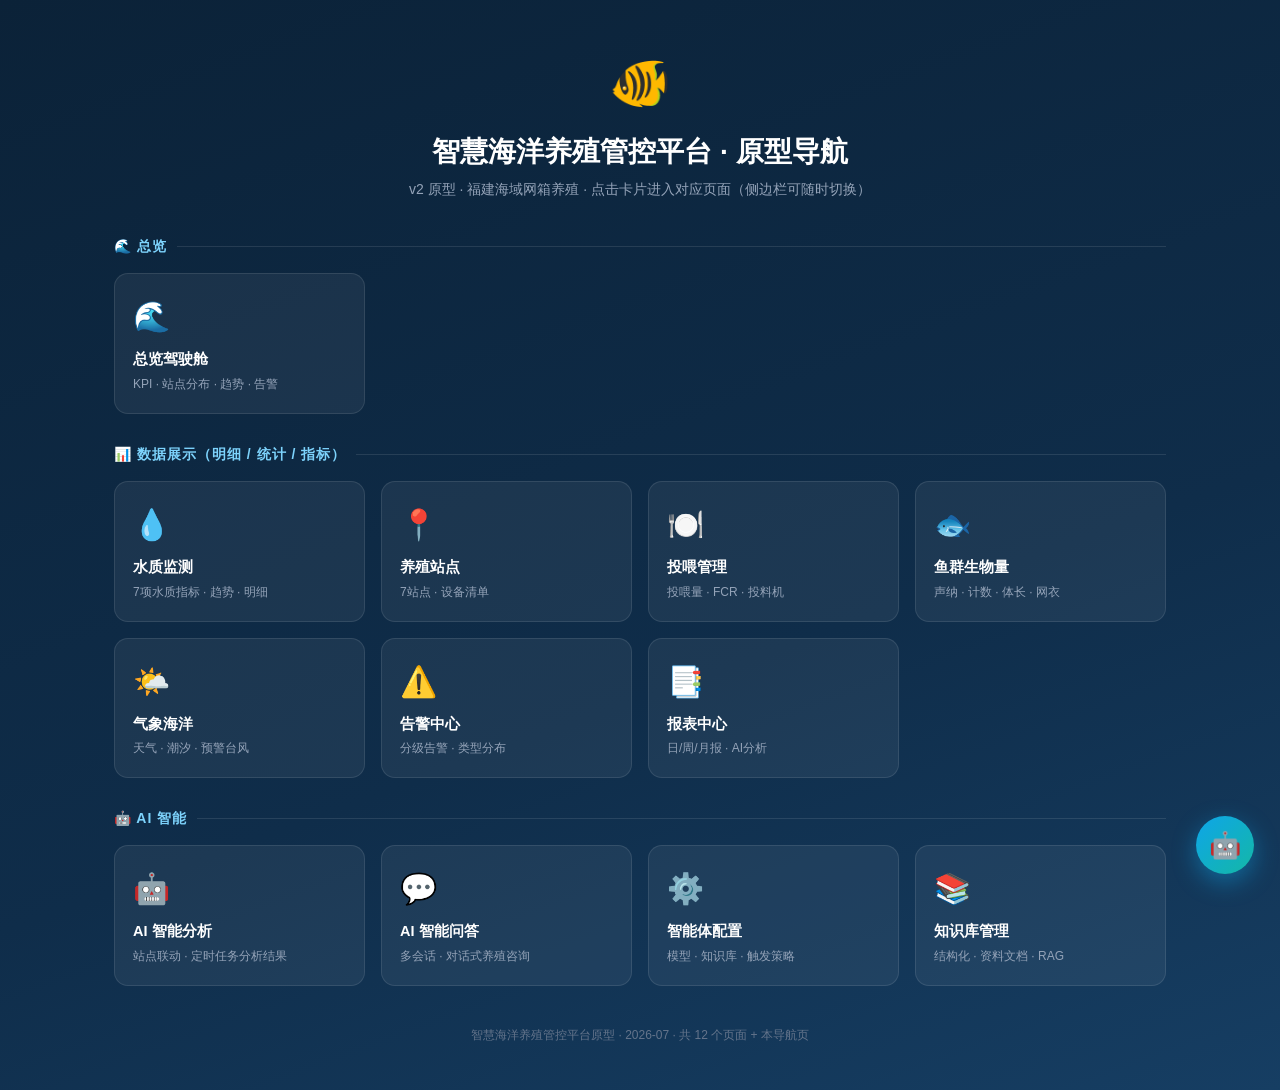
<file: prototype/导航.html>
<!DOCTYPE html>
<html lang="zh-CN">
<head>
<meta charset="utf-8"><meta name="viewport" content="width=device-width,initial-scale=1">
<title>原型导航 - 智慧海洋养殖管控平台</title>
<link rel="stylesheet" href="assets/style.css">
<style>
  body{background:linear-gradient(160deg,#0b2238 0%,#0f2d4a 60%,#163e63 100%);min-height:100vh;color:#e2e8f0}
  .nav-wrap{max-width:1100px;margin:0 auto;padding:46px 24px}
  .nav-head{text-align:center;margin-bottom:36px}
  .nav-head .logo{font-size:50px}
  .nav-head h1{font-size:28px;margin-top:10px;color:#fff}
  .nav-head p{color:#94a3b8;margin-top:6px}
  .nav-group-h{display:flex;align-items:center;gap:10px;margin:30px 0 16px;color:#7dd3fc;font-size:14px;font-weight:600;letter-spacing:1px}
  .nav-group-h::after{content:'';flex:1;height:1px;background:rgba(255,255,255,.1)}
  .nav-cards{display:grid;grid-template-columns:repeat(4,1fr);gap:16px}
  .nav-card{background:rgba(255,255,255,.06);border:1px solid rgba(255,255,255,.1);border-radius:14px;padding:20px 18px;cursor:pointer;transition:.2s;display:block;color:#e2e8f0}
  .nav-card:hover{background:rgba(14,165,233,.18);border-color:#0ea5e9;transform:translateY(-3px)}
  .nav-card .ic{font-size:30px}
  .nav-card .t{font-weight:600;margin-top:10px;color:#fff;font-size:14.5px}
  .nav-card .d{font-size:12px;color:#94a3b8;margin-top:4px;line-height:1.5}
  .footer{text-align:center;color:#64748b;font-size:12px;margin-top:40px}
  @media(max-width:900px){.nav-cards{grid-template-columns:repeat(2,1fr)}}
</style>
</head>
<body>
<div class="nav-wrap">
  <div class="nav-head">
    <div class="logo">🐠</div>
    <h1>智慧海洋养殖管控平台 · 原型导航</h1>
    <p>v2 原型 · 福建海域网箱养殖 · 点击卡片进入对应页面（侧边栏可随时切换）</p>
  </div>

  <div class="nav-group-h">🌊 总览</div>
  <div class="nav-cards">
    <a class="nav-card" href="index.html"><div class="ic">🌊</div><div class="t">总览驾驶舱</div><div class="d">KPI · 站点分布 · 趋势 · 告警</div></a>
  </div>

  <div class="nav-group-h">📊 数据展示（明细 / 统计 / 指标）</div>
  <div class="nav-cards">
    <a class="nav-card" href="water-quality.html"><div class="ic">💧</div><div class="t">水质监测</div><div class="d">7项水质指标 · 趋势 · 明细</div></a>
    <a class="nav-card" href="sites.html"><div class="ic">📍</div><div class="t">养殖站点</div><div class="d">7站点 · 设备清单</div></a>
    <a class="nav-card" href="feeding.html"><div class="ic">🍽️</div><div class="t">投喂管理</div><div class="d">投喂量 · FCR · 投料机</div></a>
    <a class="nav-card" href="biomass.html"><div class="ic">🐟</div><div class="t">鱼群生物量</div><div class="d">声纳 · 计数 · 体长 · 网衣</div></a>
    <a class="nav-card" href="weather.html"><div class="ic">🌤️</div><div class="t">气象海洋</div><div class="d">天气 · 潮汐 · 预警台风</div></a>
    <a class="nav-card" href="alerts.html"><div class="ic">⚠️</div><div class="t">告警中心</div><div class="d">分级告警 · 类型分布</div></a>
    <a class="nav-card" href="reports.html"><div class="ic">📑</div><div class="t">报表中心</div><div class="d">日/周/月报 · AI分析</div></a>
  </div>

  <div class="nav-group-h">🤖 AI 智能</div>
  <div class="nav-cards">
    <a class="nav-card" href="ai-advice.html"><div class="ic">🤖</div><div class="t">AI 智能分析</div><div class="d">站点联动 · 定时任务分析结果</div></a>
    <a class="nav-card" href="ai-chat.html"><div class="ic">💬</div><div class="t">AI 智能问答</div><div class="d">多会话 · 对话式养殖咨询</div></a>
    <a class="nav-card" href="agent.html"><div class="ic">⚙️</div><div class="t">智能体配置</div><div class="d">模型 · 知识库 · 触发策略</div></a>
    <a class="nav-card" href="knowledge.html"><div class="ic">📚</div><div class="t">知识库管理</div><div class="d">结构化 · 资料文档 · RAG</div></a>
  </div>

  <div class="footer">智慧海洋养殖管控平台原型 · 2026-07 · 共 12 个页面 + 本导航页</div>
</div>
<script src="assets/nav.js"></script>
</body>
</html>
</file>
<file: prototype/assets/style.css>
/* ===== 智慧海洋养殖管控平台 - 原型样式 ===== */
:root{
  --navy:#0b2238; --navy2:#0f2d4a; --navy3:#163e63;
  --primary:#0ea5e9; --primary-d:#0284c7;
  --teal:#14b8a6; --green:#22c55e; --amber:#f59e0b; --red:#ef4444;
  --bg:#eef3f8; --card:#fff; --border:#e2e8f0;
  --text:#1e293b; --text2:#64748b; --text3:#94a3b8;
  --shadow:0 1px 3px rgba(15,42,72,.08),0 1px 2px rgba(15,42,72,.06);
  --radius:12px;
}
*{box-sizing:border-box;margin:0;padding:0}
body{font-family:-apple-system,"Segoe UI","Microsoft YaHei",sans-serif;background:var(--bg);color:var(--text);font-size:14px;line-height:1.5}
a{color:inherit;text-decoration:none}

/* layout */
.layout{display:flex;min-height:100vh}
.sidebar{width:232px;background:linear-gradient(180deg,var(--navy),var(--navy2));color:#cbd5e1;position:fixed;top:0;bottom:0;left:0;overflow-y:auto;z-index:20}
.brand{padding:18px 20px;display:flex;align-items:center;gap:10px;color:#fff;border-bottom:1px solid rgba(255,255,255,.08)}
.brand .logo{width:32px;height:32px;border-radius:8px;background:linear-gradient(135deg,var(--primary),var(--teal));display:flex;align-items:center;justify-content:center;font-size:18px}
.brand b{font-size:15px;display:block;line-height:1.2}
.brand small{font-size:11px;color:#7dd3fc}
.nav-group{padding:8px 0}
.nav-group .g-title{padding:8px 20px 4px;font-size:11px;font-weight:700;letter-spacing:.5px;
  display:flex;align-items:center;gap:8px;
  background:linear-gradient(90deg,var(--gc,#38bdf8) 0%,var(--gc2,#e2e8f0) 90%);
  -webkit-background-clip:text;background-clip:text;-webkit-text-fill-color:transparent;color:transparent}
.nav-group .g-title::before{content:'';width:6px;height:6px;border-radius:50%;background:var(--gc,#38bdf8);
  box-shadow:0 0 8px var(--gc,#38bdf8);flex-shrink:0;animation:gblink 2.4s ease-in-out infinite}
.nav-group .g-title::after{content:'';flex:1;height:1px;background:linear-gradient(90deg,var(--gc,#38bdf8),transparent);opacity:.35}
@keyframes gblink{0%,100%{opacity:1}50%{opacity:.35}}
.g-title.go{--gc:#22d3ee;--gc2:#7dd3fc}   /* 总览 青 */
.g-title.gd{--gc:#818cf8;--gc2:#a5b4fc}   /* 数据 靛 */
.g-title.ga{--gc:#2dd4bf;--gc2:#5eead4}   /* AI智能 青绿 */
.nav-item{display:flex;align-items:center;gap:11px;padding:10px 20px;font-size:13.5px;line-height:20px;cursor:pointer;color:#cbd5e1;border-left:3px solid transparent;transition:.15s}
.nav-item:hover{background:rgba(255,255,255,.06);color:#fff}
.nav-item.active{background:linear-gradient(90deg,rgba(14,165,233,.22),rgba(14,165,233,.03));color:#fff;border-left-color:var(--primary)}
.nav-item .ic{width:22px;height:22px;font-size:16px;line-height:22px;text-align:center;flex-shrink:0}

.main{margin-left:232px;flex:1;display:flex;flex-direction:column;min-width:0}
.topbar{height:56px;background:#fff;display:flex;align-items:center;justify-content:space-between;padding:0 22px;border-bottom:1px solid var(--border);position:sticky;top:0;z-index:10}
.topbar .crumbs{font-size:13px;color:var(--text2)}
.topbar .crumbs b{color:var(--text)}
.topbar .actions{display:flex;align-items:center;gap:16px;color:var(--text2)}
.topbar .actions .site-pick{display:flex;align-items:center;gap:6px;background:var(--bg);padding:6px 10px;border-radius:8px;font-size:13px}
.topbar .avatar{width:30px;height:30px;border-radius:50%;background:linear-gradient(135deg,var(--primary),var(--teal));color:#fff;display:flex;align-items:center;justify-content:center;font-size:13px}
.content{padding:22px}

/* generic */
.page-head{display:flex;justify-content:space-between;align-items:flex-end;margin-bottom:16px;flex-wrap:wrap;gap:10px}
.page-head h1{font-size:20px;font-weight:600}
.page-head p{color:var(--text2);font-size:13px;margin-top:2px}
.btn{display:inline-flex;align-items:center;gap:6px;padding:8px 14px;border-radius:8px;border:1px solid var(--border);background:#fff;font-size:13px;cursor:pointer;color:var(--text)}
.btn:hover{border-color:var(--primary);color:var(--primary)}
.btn.primary{background:var(--primary);color:#fff;border-color:var(--primary)}
.btn.primary:hover{background:var(--primary-d)}
.btn.ghost{background:transparent}
.tag{display:inline-block;padding:2px 9px;border-radius:20px;font-size:12px;font-weight:500}
.tag.green{background:#dcfce7;color:#16a34a}
.tag.amber{background:#fef3c7;color:#d97706}
.tag.red{background:#fee2e2;color:#dc2626}
.tag.blue{background:#e0f2fe;color:#0369a1}
.tag.gray{background:#f1f5f9;color:#64748b}

/* cards */
.grid{display:grid;gap:16px}
.card{background:var(--card);border-radius:var(--radius);box-shadow:var(--shadow);padding:18px}
.card-h{display:flex;justify-content:space-between;align-items:center;margin-bottom:14px}
.card-h h3{font-size:15px;font-weight:600}
.card-h .more{font-size:12px;color:var(--primary);cursor:pointer}

/* kpi */
.kpis{grid-template-columns:repeat(4,1fr)}
.kpi{background:var(--card);border-radius:var(--radius);box-shadow:var(--shadow);padding:16px 18px;position:relative;overflow:hidden}
.kpi .ic{position:absolute;right:14px;top:14px;font-size:22px;opacity:.18}
.kpi .lbl{font-size:12.5px;color:var(--text2)}
.kpi .val{font-size:26px;font-weight:700;margin-top:6px}
.kpi .val small{font-size:13px;font-weight:400;color:var(--text2)}
.kpi .sub{font-size:12px;margin-top:4px}
.kpi .delta.up{color:var(--green)} .kpi .delta.down{color:var(--red)}

/* table */
table{width:100%;border-collapse:collapse;font-size:13px}
th{text-align:left;padding:10px 12px;background:#f8fafc;color:var(--text2);font-weight:600;border-bottom:1px solid var(--border);white-space:nowrap}
td{padding:11px 12px;border-bottom:1px solid #f1f5f9}
tr:hover td{background:#f8fafc}
.tbl-wrap{overflow-x:auto;border-radius:var(--radius)}

/* charts */
.chart{width:100%;height:300px}
.chart.sm{height:220px}
.chart.lg{height:360px}

/* pills / metrics inline */
.metric-inline{display:inline-flex;align-items:baseline;gap:3px}
.metric-inline .u{font-size:11px;color:var(--text3)}
.abnormal{color:var(--red);font-weight:600}
.warn{color:var(--amber);font-weight:600}
.ok{color:var(--green);font-weight:600}

/* chat */
.chat-wrap{display:flex;flex-direction:column;height:calc(100vh - 210px);min-height:340px}
/* AI 智能问答：左侧会话栏 + 右侧聊天 */
.chat-layout{display:flex;gap:16px;height:calc(100vh - 188px);min-height:380px}
.conv-panel{width:240px;flex-shrink:0;background:#fff;border-radius:12px;box-shadow:var(--shadow);
  display:flex;flex-direction:column;overflow:hidden}
.conv-head{display:flex;align-items:center;justify-content:space-between;padding:14px 14px 10px;border-bottom:1px solid var(--border)}
.conv-head b{font-size:14px}
.conv-list{flex:1;overflow-y:auto;padding:8px}
.conv-item{padding:10px 12px;border-radius:8px;cursor:pointer;border:1px solid transparent;margin-bottom:4px}
.conv-item:hover{background:#f8fafc}
.conv-item.active{background:#eff6ff;border-color:#bfdbfe}
.conv-item.active .ci-t{color:var(--primary)}
.conv-item .ci-row{display:flex;align-items:center;justify-content:space-between;gap:6px}
.conv-item .ci-t{font-size:13px;font-weight:600;white-space:nowrap;overflow:hidden;text-overflow:ellipsis}
.conv-item .ci-s{font-size:11px;color:var(--text3);margin-top:3px;white-space:nowrap;overflow:hidden;text-overflow:ellipsis}
.conv-item .x{color:var(--text3);font-size:15px;line-height:1;flex-shrink:0}
.conv-item .x:hover{color:var(--red)}
.chat-main{flex:1;min-width:0;background:#fff;border-radius:12px;box-shadow:var(--shadow);
  display:flex;flex-direction:column;overflow:hidden}
.chat-main .chat-log{flex:1;overflow-y:auto;padding:18px 22px}
.chat-main .chat-input{padding:14px 22px;border-top:1px solid var(--border)}
.chat-tabs{display:flex;gap:6px;padding:0 0 10px;overflow-x:auto;border-bottom:1px solid var(--border)}
.chat-tabs .tab{display:flex;align-items:center;gap:6px;padding:7px 12px;border-radius:8px 8px 0 0;background:#f1f5f9;
  font-size:13px;cursor:pointer;white-space:nowrap;border:1px solid transparent;color:var(--text2)}
.chat-tabs .tab.active{background:#fff;border-color:var(--border) var(--border) #fff;color:var(--primary);font-weight:600;margin-bottom:-1px;border-bottom:none}
.chat-tabs .tab .x{color:var(--text3);font-size:15px;line-height:1}
.chat-tabs .tab .x:hover{color:var(--red)}
.chat-tabs .tab.new{background:transparent;border:1px dashed var(--border);color:var(--text2)}
.chat-tabs .tab.new:hover{border-color:var(--primary);color:var(--primary)}
.chat-ctx-bar{font-size:12.5px;color:var(--text2);padding:8px 0;display:flex;align-items:center;gap:8px}
.chat-log{flex:1;overflow-y:auto;padding:20px 0}
.msg{max-width:78%;margin-bottom:14px;display:flex}
.msg.user{margin-left:auto;justify-content:flex-end}
.bubble{padding:11px 14px;border-radius:12px;font-size:13.5px;line-height:1.7}
.msg.ai .bubble{background:#fff;box-shadow:var(--shadow);border-top-left-radius:2px}
.msg.user .bubble{background:var(--primary);color:#fff;border-top-right-radius:2px}
.bubble pre{background:#0f2d4a;color:#e2e8f0;padding:10px;border-radius:8px;overflow-x:auto;font-size:12px;margin:8px 0}
.chat-input{display:flex;gap:10px;padding:14px 0;border-top:1px solid var(--border)}
.chat-input textarea{flex:1;border:1px solid var(--border);border-radius:10px;padding:10px 12px;font-size:13.5px;resize:none;height:46px;font-family:inherit}
.suggest{display:flex;gap:8px;flex-wrap:wrap;margin-bottom:10px}
.suggest .chip{background:#fff;border:1px solid var(--border);border-radius:18px;padding:6px 12px;font-size:12.5px;cursor:pointer;color:var(--text2)}
.suggest .chip:hover{border-color:var(--primary);color:var(--primary)}

/* forms */
.form-row{display:flex;gap:14px;margin-bottom:14px;flex-wrap:wrap}
.field{flex:1;min-width:180px}
.field label{display:block;font-size:12.5px;color:var(--text2);margin-bottom:5px}
.input,.select{width:100%;border:1px solid var(--border);border-radius:8px;padding:9px 11px;font-size:13.5px;background:#fff;font-family:inherit}
.input:focus,.select:focus{outline:none;border-color:var(--primary)}
.switch{position:relative;width:40px;height:22px;background:#cbd5e1;border-radius:20px;cursor:pointer;transition:.2s}
.switch.on{background:var(--green)}
.switch::after{content:'';position:absolute;width:18px;height:18px;background:#fff;border-radius:50%;top:2px;left:2px;transition:.2s}
.switch.on::after{left:20px}
/* 多选下拉框 */
.msel{position:relative}
.msel-box{border:1px solid var(--border);border-radius:8px;padding:6px 10px;min-height:38px;display:flex;align-items:center;justify-content:space-between;gap:8px;cursor:pointer;background:#fff}
.msel-box:hover{border-color:var(--primary)}
.msel-tags{display:flex;flex-wrap:wrap;gap:4px;flex:1;min-height:22px;align-items:center}
.msel-tags .tag{margin:0}
.msel-tags .ph{color:var(--text3);font-size:13px}
.msel-arrow{color:var(--text3);font-size:12px;flex-shrink:0}
.msel-panel{position:absolute;top:calc(100% + 4px);left:0;right:0;background:#fff;border:1px solid var(--border);border-radius:8px;box-shadow:0 8px 24px rgba(11,34,56,.18);padding:6px;z-index:30;display:none;max-height:220px;overflow-y:auto}
.msel-panel.open{display:block}
.msel-panel label{display:flex;align-items:center;gap:8px;padding:7px 9px;font-size:13px;cursor:pointer;border-radius:6px;color:var(--text)}
.msel-panel label:hover{background:#f1f5f9}
.msel-panel input{margin:0}
/* 鱼种筛选 chip */
.schip{display:inline-block;padding:6px 14px;border-radius:18px;border:1px solid var(--border);background:#fff;font-size:13px;cursor:pointer;color:var(--text2);margin:0 6px 6px 0;transition:.15s}
.schip:hover{border-color:var(--primary);color:var(--primary)}
.schip.active{background:var(--primary);color:#fff;border-color:var(--primary)}
/* 知识分类卡片 */
.ccard{box-shadow:none;border:1px solid var(--border);cursor:pointer;padding:14px;border-radius:10px;transition:.15s;background:#fff}
.ccard:hover{border-color:var(--primary);color:var(--primary)}
.ccard-active{border-color:var(--primary);background:#eff6ff;box-shadow:0 0 0 2px rgba(14,165,233,.2)}
/* 知识筛选 行：标题:选项 */
.kbrow{display:flex;align-items:flex-start;gap:10px;margin-bottom:10px}
.kbrow:last-child{margin-bottom:0}
.kblab{flex-shrink:0;width:42px;font-size:13px;color:var(--text2);font-weight:600;padding-top:6px}
.kbrow>div{flex:1;display:flex;flex-wrap:wrap}
/* 紧急事件滚动条（嵌入顶栏中间，全站） */
.topbar-ticker{flex:1 1 auto;max-width:680px;margin:0 auto;min-width:0;display:flex;align-items:center;gap:8px;overflow:hidden}
.tk-tag{flex-shrink:0;font-size:11px;font-weight:700;color:#be123c;background:#ffe4e6;padding:3px 8px;border-radius:6px;white-space:nowrap}
.tk-track{flex:1;overflow:hidden;position:relative}
.ticker-content{display:inline-flex;white-space:nowrap;animation:tkScroll 32s linear infinite}
.topbar-ticker:hover .ticker-content{animation-play-state:paused}
.ticker-content span.item{padding:0 20px;font-size:12.5px;color:#be123c;display:inline-flex;align-items:center;gap:5px}
.ticker-content span.item b{font-weight:700}
.ticker-content span.sep{color:rgba(190,18,60,.3)}
@keyframes tkScroll{0%{transform:translateX(0)}100%{transform:translateX(-50%)}}
.row-line{display:flex;align-items:center;justify-content:space-between;padding:12px 0;border-bottom:1px solid var(--border)}
.row-line:last-child{border-bottom:none}

/* steps/timeline */
.timeline{position:relative;padding-left:22px}
.timeline::before{content:'';position:absolute;left:6px;top:4px;bottom:4px;width:2px;background:var(--border)}
.tl-item{position:relative;padding-bottom:18px}
.tl-item::before{content:'';position:absolute;left:-22px;top:3px;width:12px;height:12px;border-radius:50%;background:var(--primary);border:2px solid #fff;box-shadow:0 0 0 2px var(--primary)}
.tl-item .t{font-size:12px;color:var(--text3)}
.tl-item .c{font-size:13.5px;margin-top:2px}

.severity-strip{width:4px;border-radius:4px;display:inline-block;height:14px;margin-right:8px;vertical-align:-2px}
.note{background:#fffbeb;border:1px solid #fde68a;border-radius:10px;padding:12px 14px;font-size:13px;color:#92400e;display:flex;gap:10px}
.note.blue{background:#eff6ff;border-color:#bfdbfe;color:#1e40af}
.note{margin-bottom:14px}

/* responsive helpers */
.cols-2{grid-template-columns:1fr 1fr}
.cols-3{grid-template-columns:repeat(3,1fr)}
.cols-2-1{grid-template-columns:2fr 1fr}
@media(max-width:1100px){.kpis{grid-template-columns:repeat(2,1fr)}.cols-3,.cols-2,.cols-2-1{grid-template-columns:1fr}}
.muted{color:var(--text2)}.small{font-size:12px}
.right{text-align:right}.center{text-align:center}
.mt{margin-top:16px}.mb{margin-bottom:16px}
hr{border:none;border-top:1px solid var(--border);margin:14px 0}
.badge-dot{display:inline-block;width:8px;height:8px;border-radius:50%;margin-right:6px}
.badge-dot.green{background:var(--green)}.badge-dot.gray{background:#cbd5e1}

/* ===== AI 副驾 (copilot) ===== */
.copilot-fab{position:fixed;right:26px;bottom:26px;width:58px;height:58px;border-radius:50%;
  background:linear-gradient(135deg,#0ea5e9,#14b8a6);color:#fff;border:none;cursor:pointer;z-index:200;
  box-shadow:0 8px 24px rgba(14,165,233,.45);display:flex;align-items:center;justify-content:center;
  font-size:26px;transition:transform .2s}
.copilot-fab:hover{transform:scale(1.08)}
.copilot-fab .badge{position:absolute;top:-2px;right:-2px;background:#ef4444;color:#fff;font-size:10px;
  width:18px;height:18px;border-radius:50%;display:flex;align-items:center;justify-content:center;font-weight:600}
.copilot-fab.pulse::before{content:'';position:absolute;inset:0;border-radius:50%;border:2px solid #0ea5e9;
  animation:copulse 2s ease-out infinite}
@keyframes copulse{0%{transform:scale(1);opacity:.7}100%{transform:scale(1.6);opacity:0}}

.copilot-panel{position:fixed;right:26px;bottom:96px;width:400px;max-width:calc(100vw - 52px);height:660px;max-height:calc(100vh - 130px);
  background:#fff;border-radius:16px;box-shadow:0 16px 48px rgba(11,34,56,.28);z-index:201;display:flex;flex-direction:column;
  overflow:hidden;transform:translateY(20px) scale(.96);opacity:0;pointer-events:none;transition:.22s}
.copilot-panel.open{transform:translateY(0) scale(1);opacity:1;pointer-events:auto}
.copilot-head{background:linear-gradient(135deg,#0b2238,#163e63);color:#fff;padding:14px 16px;display:flex;align-items:center;gap:10px}
.copilot-head .ava{width:34px;height:34px;border-radius:50%;background:linear-gradient(135deg,#0ea5e9,#14b8a6);display:flex;align-items:center;justify-content:center;font-size:18px}
.copilot-head .ti b{font-size:14px;display:block;line-height:1.2}
.copilot-head .ti small{font-size:11px;color:#7dd3fc}
.copilot-head .close{margin-left:auto;cursor:pointer;opacity:.8;font-size:20px;width:28px;height:28px;display:flex;align-items:center;justify-content:center;border-radius:6px}
.copilot-head .close:hover{background:rgba(255,255,255,.12);opacity:1}
.copilot-ctx{display:flex;align-items:center;justify-content:space-between;gap:8px;padding:8px 14px;background:#f1f5f9;border-bottom:1px solid var(--border);font-size:12px;color:var(--text2)}
.copilot-ctx select{border:1px solid var(--border);border-radius:6px;padding:4px 6px;font-size:12px;background:#fff;font-family:inherit;max-width:150px}
.copilot-body{flex:1;overflow-y:auto;padding:14px;background:#f8fafc}
.copilot-body .msg{max-width:90%;margin-bottom:10px;display:flex}
.copilot-body .msg.user{margin-left:auto;justify-content:flex-end}
.copilot-body .bubble{padding:9px 12px;border-radius:11px;font-size:13px;line-height:1.65}
.copilot-body .msg.ai .bubble{background:#fff;box-shadow:var(--shadow);border-top-left-radius:3px}
.copilot-body .msg.user .bubble{background:var(--primary);color:#fff;border-top-right-radius:3px}
.copilot-body .bubble b{color:var(--text)}
.copilot-suggest{display:flex;gap:6px;flex-wrap:wrap;padding:0 14px 10px;background:#f8fafc}
.copilot-suggest .chip{background:#fff;border:1px solid var(--border);border-radius:16px;padding:5px 10px;font-size:12px;cursor:pointer;color:var(--text2)}
.copilot-suggest .chip:hover{border-color:var(--primary);color:var(--primary)}
.copilot-input{display:flex;gap:8px;padding:12px 14px;border-top:1px solid var(--border);background:#fff}
.copilot-input input{flex:1;border:1px solid var(--border);border-radius:10px;padding:9px 11px;font-size:13px;font-family:inherit}
.copilot-input input:focus{outline:none;border-color:var(--primary)}
.copilot-input button{background:var(--primary);color:#fff;border:none;border-radius:10px;padding:0 14px;cursor:pointer;font-size:15px}
.copilot-input button:hover{background:var(--primary-d)}
.copilot-typing{display:inline-flex;gap:3px;padding:4px 0}
.copilot-typing span{width:6px;height:6px;background:#94a3b8;border-radius:50%;animation:cobounce 1.2s infinite}
.copilot-typing span:nth-child(2){animation-delay:.2s}
.copilot-typing span:nth-child(3){animation-delay:.4s}
@keyframes cobounce{0%,60%,100%{transform:translateY(0);opacity:.4}30%{transform:translateY(-5px);opacity:1}}
@media(max-width:600px){.copilot-panel{right:10px;left:10px;width:auto;bottom:88px}}

/* ===== 海域站点地图 (SVG) ===== */
.seamap{position:relative;height:360px;border-radius:10px;overflow:hidden;border:1px solid #cbd5e1}
.seamap svg{width:100%;height:100%;display:block}
.site-mark{cursor:pointer}
.site-mark .dot{transition:.15s}
.site-mark:hover .dot{filter:brightness(1.1)}
.site-mark.active .ring2{opacity:.9}
.seamap-detail{position:absolute;top:12px;right:12px;width:206px;background:rgba(255,255,255,.97);
  border-radius:10px;padding:12px 14px;box-shadow:var(--shadow);font-size:12.5px;display:none}
.seamap-detail.show{display:block}
.seamap-detail h4{font-size:14px;margin-bottom:2px;display:flex;align-items:center;gap:6px}
.seamap-detail .reg{font-size:11px;color:var(--text3);margin-bottom:8px}
.seamap-detail .row{display:flex;justify-content:space-between;padding:3px 0;color:var(--text2)}
.seamap-detail .row b{color:var(--text)}
.seamap-detail .go{display:block;text-align:center;margin-top:8px;color:var(--primary);font-size:12px}
.seamap-legend{position:absolute;left:12px;bottom:10px;background:rgba(255,255,255,.9);border-radius:8px;
  padding:6px 10px;font-size:11px;color:var(--text2);display:flex;gap:12px;flex-wrap:wrap}
.seamap-legend i{display:inline-block;width:9px;height:9px;border-radius:50%;margin-right:4px;vertical-align:-1px}

/* ===== 通用弹框 ===== */
.modal-mask{position:fixed;inset:0;background:rgba(11,34,56,.5);z-index:300;display:flex;align-items:center;justify-content:center;padding:20px;opacity:0;pointer-events:none;transition:.2s}
.modal-mask.open{opacity:1;pointer-events:auto}
.modal{background:#fff;border-radius:14px;width:560px;max-width:100%;max-height:88vh;display:flex;flex-direction:column;box-shadow:0 20px 60px rgba(11,34,56,.35);transform:translateY(12px) scale(.98);transition:.2s}
.modal-mask.open .modal{transform:translateY(0) scale(1)}
.modal-head{padding:16px 20px;border-bottom:1px solid var(--border);display:flex;align-items:center;justify-content:space-between}
.modal-head h3{font-size:16px;font-weight:600}
.modal-head .x{cursor:pointer;font-size:24px;color:var(--text3);width:30px;height:30px;display:flex;align-items:center;justify-content:center;border-radius:6px;line-height:1}
.modal-head .x:hover{background:var(--bg);color:var(--text)}
.modal-body{padding:20px;overflow-y:auto;flex:1}
.modal-body .hint{font-size:12px;color:var(--text2);margin-top:4px}
.modal-foot{padding:12px 20px;border-top:1px solid var(--border);display:flex;justify-content:flex-end;gap:10px}
.modal-foot .right-note{margin-right:auto;color:var(--text3);font-size:12px;align-self:center}

/* 数据融合预测建议卡 */
.adv-row{display:flex;gap:8px;padding:6px 0;font-size:13px;line-height:1.6;border-bottom:1px dashed #f1f5f9}
.adv-row:last-child{border-bottom:none}
.adv-k{flex-shrink:0;width:84px;color:var(--text2);font-weight:600}
.adv-v{flex:1;color:var(--text)}
.adv-v b{color:var(--text)}
.adv-v .hl{color:var(--red);font-weight:600}
.adv-v .hl-a{color:var(--amber);font-weight:600}
.adv-v .hl-g{color:var(--green);font-weight:600}
</file>
